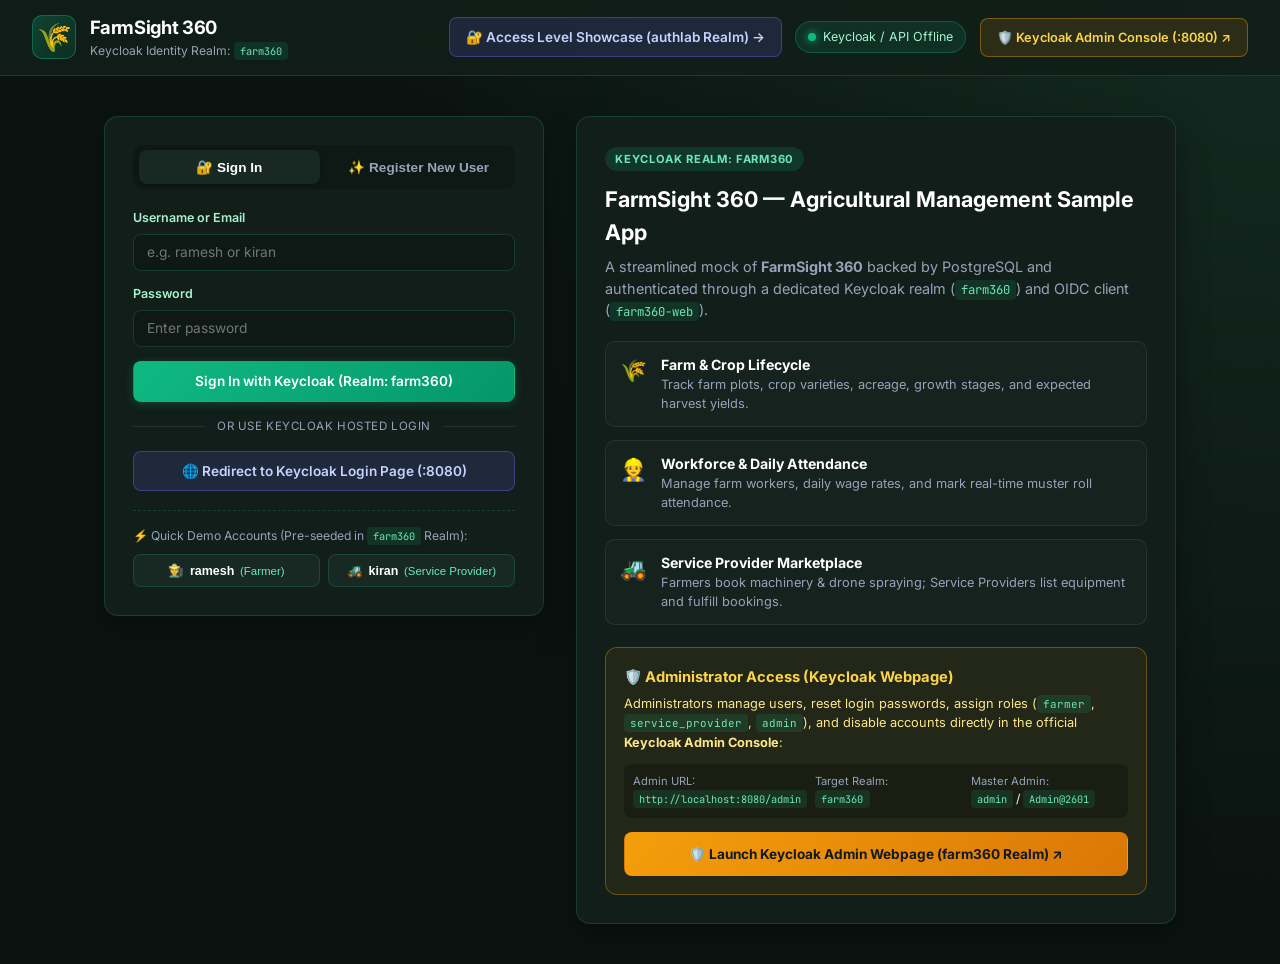
<file: frontend/index.html>
<!DOCTYPE html>
<html lang="en">

<head>
  <meta charset="UTF-8" />
  <meta name="viewport" content="width=device-width, initial-scale=1.0" />
  <title>FarmSight 360 — Keycloak Integrated Platform</title>
  <link rel="preconnect" href="https://fonts.googleapis.com" />
  <link rel="preconnect" href="https://fonts.gstatic.com" crossorigin />
  <link
    href="https://fonts.googleapis.com/css2?family=Inter:wght@400;500;600;700&family=JetBrains+Mono:wght@400;500&display=swap"
    rel="stylesheet" />
  <link rel="stylesheet" href="styles.css" />
</head>

<body>
  <!-- =====================================================================
       TOP NAVIGATION BAR
       ===================================================================== -->
  <header class="topbar">
    <div class="topbar-brand">
      <div class="brand-logo">🌾</div>
      <div>
        <div class="brand-title">FarmSight 360</div>
        <div class="brand-subtitle">Keycloak Identity Realm: <code>farm360</code></div>
      </div>
    </div>

    <div class="topbar-actions">
      <a href="authlab.html" class="btn btn-secondary" title="Open Multi-Level Access Showcase (authlab Realm)">
        🔐 Access Level Showcase (authlab Realm) →
      </a>

      <span id="kc-status-pill" class="status-pill">
        <span class="status-dot"></span>
        <span id="kc-status-text">Keycloak: Checking...</span>
      </span>

      <a href="http://localhost:8080/admin/master/console/#/farm360/users" target="_blank" rel="noopener"
        class="btn btn-outline-amber"
        title="Admins manage users, roles, and password resets directly in the Keycloak Admin Console">
        🛡️ Keycloak Admin Console (:8080) ↗
      </a>

      <div id="nav-user-controls" class="nav-user-controls hidden">
        <button type="button" class="btn btn-ghost" onclick="toggleJwtModal()">
          🔑 View JWT
        </button>
        <div class="user-chip">
          <span id="nav-user-icon">👨‍🌾</span>
          <div>
            <div id="nav-user-name" class="user-chip-name">ramesh</div>
            <div id="nav-user-role" class="user-chip-role">farmer</div>
          </div>
        </div>
        <button type="button" class="btn btn-danger-soft" onclick="logoutUser()">
          Sign Out
        </button>
      </div>
    </div>
  </header>

  <!-- =====================================================================
       VIEW 1: AUTHENTICATION GATE (LOGIN / REGISTER / ADMIN KEYCLOAK LINK)
       ===================================================================== -->
  <main id="auth-view" class="auth-container">
    <div class="auth-grid">
      <!-- Left Column: Login & Register Card -->
      <div class="auth-card">
        <div class="auth-tabs">
          <button type="button" id="tab-btn-login" class="auth-tab active" onclick="switchAuthTab('login')">
            🔐 Sign In
          </button>
          <button type="button" id="tab-btn-register" class="auth-tab" onclick="switchAuthTab('register')">
            ✨ Register New User
          </button>
        </div>

        <div id="auth-alert" class="alert-box hidden"></div>

        <!-- LOGIN FORM -->
        <form id="login-form" onsubmit="handleLoginSubmit(event)">
          <div class="form-group">
            <label>Username or Email</label>
            <input type="text" id="login-username" class="form-input" placeholder="e.g. ramesh or kiran" required />
          </div>
          <div class="form-group">
            <label>Password</label>
            <input type="password" id="login-password" class="form-input" placeholder="Enter password" required />
          </div>
          <button type="submit" id="login-submit-btn" class="btn btn-primary btn-block">
            Sign In with Keycloak (Realm: farm360)
          </button>

          <div class="divider"><span>OR USE KEYCLOAK HOSTED LOGIN</span></div>

          <button type="button" class="btn btn-secondary btn-block" onclick="loginWithKeycloakRedirect()">
            🌐 Redirect to Keycloak Login Page (:8080)
          </button>

          <div class="quick-demo-box">
            <div class="quick-demo-title">⚡ Quick Demo Accounts (Pre-seeded in <code>farm360</code> Realm):</div>
            <div class="quick-demo-buttons">
              <button type="button" class="demo-pill" onclick="quickLogin('ramesh', 'ramesh123')">
                👨‍🌾 <strong>ramesh</strong> <span>(Farmer)</span>
              </button>
              <button type="button" class="demo-pill" onclick="quickLogin('kiran', 'kiran123')">
                🚜 <strong>kiran</strong> <span>(Service Provider)</span>
              </button>
            </div>
          </div>
        </form>

        <!-- REGISTER FORM -->
        <form id="register-form" class="hidden" onsubmit="handleRegisterSubmit(event)">
          <div class="form-row-2">
            <div class="form-group">
              <label>Username *</label>
              <input type="text" id="reg-username" class="form-input" placeholder="e.g. suresh" required />
            </div>
            <div class="form-group">
              <label>Account Role *</label>
              <select id="reg-role" class="form-input">
                <option value="farmer">🌾 Farmer (Farm Owner)</option>
                <option value="service_provider">🚜 Service Provider (Contractor)</option>
              </select>
            </div>
          </div>
          <div class="form-row-2">
            <div class="form-group">
              <label>First Name</label>
              <input type="text" id="reg-firstname" class="form-input" placeholder="Suresh" />
            </div>
            <div class="form-group">
              <label>Last Name</label>
              <input type="text" id="reg-lastname" class="form-input" placeholder="Kumar" />
            </div>
          </div>
          <div class="form-group">
            <label>Email Address</label>
            <input type="email" id="reg-email" class="form-input" placeholder="suresh@farm360.local" />
          </div>
          <div class="form-group">
            <label>Password *</label>
            <input type="password" id="reg-password" class="form-input" placeholder="Minimum 4 characters" required />
          </div>
          <button type="submit" id="reg-submit-btn" class="btn btn-primary btn-block">
            Create Account in Keycloak &amp; Sign In
          </button>
        </form>
      </div>

      <!-- Right Column: Architecture & Admin Access Info -->
      <div class="auth-info-card">
        <div class="info-badge">KEYCLOAK REALM: FARM360</div>
        <h2>FarmSight 360 — Agricultural Management Sample App</h2>
        <p>
          A streamlined mock of <strong>FarmSight 360</strong> backed by PostgreSQL and authenticated through a
          dedicated Keycloak realm (<code>farm360</code>) and OIDC client (<code>farm360-web</code>).
        </p>

        <div class="feature-list">
          <div class="feature-item">
            <span class="feature-icon">🌾</span>
            <div>
              <strong>Farm &amp; Crop Lifecycle</strong>
              <p>Track farm plots, crop varieties, acreage, growth stages, and expected harvest yields.</p>
            </div>
          </div>
          <div class="feature-item">
            <span class="feature-icon">👷</span>
            <div>
              <strong>Workforce &amp; Daily Attendance</strong>
              <p>Manage farm workers, daily wage rates, and mark real-time muster roll attendance.</p>
            </div>
          </div>
          <div class="feature-item">
            <span class="feature-icon">🚜</span>
            <div>
              <strong>Service Provider Marketplace</strong>
              <p>Farmers book machinery &amp; drone spraying; Service Providers list equipment and fulfill bookings.</p>
            </div>
          </div>
        </div>

        <!-- Admin Portal Notice Card -->
        <div class="admin-portal-box">
          <div class="admin-portal-header">
            <span>🛡️ Administrator Access (Keycloak Webpage)</span>
          </div>
          <p>
            Administrators manage users, reset login passwords, assign roles (<code>farmer</code>,
            <code>service_provider</code>, <code>admin</code>), and disable accounts directly in the official
            <strong>Keycloak Admin Console</strong>:
          </p>
          <div class="admin-creds-grid">
            <div><span>Admin URL:</span> <code>http://localhost:8080/admin</code></div>
            <div><span>Target Realm:</span> <code>farm360</code></div>
            <div><span>Master Admin:</span> <code>admin</code> / <code>Admin@2601</code></div>
          </div>
          <a href="http://localhost:8080/admin/master/console/#/farm360/users" target="_blank" rel="noopener"
            class="btn btn-amber btn-block">
            🛡️ Launch Keycloak Admin Webpage (farm360 Realm) ↗
          </a>
        </div>
      </div>
    </div>
  </main>

  <!-- =====================================================================
       VIEW 2: FARMSIGHT 360 DASHBOARD (AUTHENTICATED USERS)
       ===================================================================== -->
  <main id="dashboard-view" class="dashboard-container hidden">
    <!-- KPI Summary Banner -->
    <section class="kpi-grid">
      <div class="kpi-card">
        <div class="kpi-label">🌾 Active Farm Plots</div>
        <div class="kpi-value" id="kpi-plots">0</div>
        <div class="kpi-sub" id="kpi-acres">0.0 Acres Total</div>
      </div>
      <div class="kpi-card">
        <div class="kpi-label">👷 Workforce Present</div>
        <div class="kpi-value" id="kpi-workers">0 / 0</div>
        <div class="kpi-sub">Daily Muster Roll</div>
      </div>
      <div class="kpi-card">
        <div class="kpi-label">🚜 Active Service Bookings</div>
        <div class="kpi-value" id="kpi-bookings">0</div>
        <div class="kpi-sub">Pending / Confirmed</div>
      </div>
      <div class="kpi-card">
        <div class="kpi-label">💰 Net Farm Balance</div>
        <div class="kpi-value kpi-green" id="kpi-balance">₹0</div>
        <div class="kpi-sub" id="kpi-inc-exp">Income: ₹0 | Expense: ₹0</div>
      </div>
    </section>

    <!-- Navigation Tabs for Farm360 Modules -->
    <div class="module-tabs">
      <button type="button" class="module-tab active" data-tab="crops" onclick="switchModuleTab('crops')">
        🌾 Farms &amp; Crops
      </button>
      <button type="button" class="module-tab" data-tab="workers" onclick="switchModuleTab('workers')">
        👷 Workforce &amp; Attendance
      </button>
      <button type="button" class="module-tab" data-tab="marketplace" onclick="switchModuleTab('marketplace')">
        🚜 Service Marketplace &amp; Bookings
      </button>
      <button type="button" class="module-tab" data-tab="finances" onclick="switchModuleTab('finances')">
        💰 Farm Finances
      </button>
    </div>

    <div id="dashboard-toast" class="toast-banner hidden"></div>

    <!-- ===================================================================
         MODULE 1: FARMS & CROPS
         =================================================================== -->
    <section id="mod-crops" class="module-section">
      <div class="section-header">
        <div>
          <h3>🌾 Farm Holdings &amp; Crop Batches</h3>
          <p>Track crop stages, acreage, and harvest yield projections across your farm plots.</p>
        </div>
      </div>

      <!-- Quick Add Crop Bar -->
      <form class="inline-add-form" onsubmit="handleAddCrop(event)">
        <input type="text" id="crop-farm" class="form-input" placeholder="Farm Estate Name (e.g. Green Valley)"
          required />
        <input type="text" id="crop-name" class="form-input" placeholder="Crop Name (e.g. Cardamom)" required />
        <input type="text" id="crop-variety" class="form-input" placeholder="Variety (e.g. Malabar)" />
        <input type="number" step="0.1" id="crop-acres" class="form-input" placeholder="Acres (e.g. 5.5)" required />
        <input type="number" id="crop-yield" class="form-input" placeholder="Expected Yield (kg)" required />
        <button type="submit" class="btn btn-primary">+ Add Crop Plot</button>
      </form>

      <div class="table-card">
        <table class="data-table">
          <thead>
            <tr>
              <th>Farm Plot</th>
              <th>Crop &amp; Variety</th>
              <th>Area (Acres)</th>
              <th>Growth Stage</th>
              <th>Expected Yield (kg)</th>
              <th>Owner</th>
              <th style="text-align: right;">Actions</th>
            </tr>
          </thead>
          <tbody id="crops-tbody"></tbody>
        </table>
      </div>
    </section>

    <!-- ===================================================================
         MODULE 2: WORKFORCE & DAILY ATTENDANCE
         =================================================================== -->
    <section id="mod-workers" class="module-section hidden">
      <div class="section-header">
        <div>
          <h3>👷 Farm Workforce &amp; Daily Attendance</h3>
          <p>Manage field staff and toggle today's attendance status (Present / Half-Day / Absent).</p>
        </div>
      </div>

      <form class="inline-add-form" onsubmit="handleAddWorker(event)">
        <input type="text" id="wrk-name" class="form-input" placeholder="Worker Full Name" required />
        <input type="text" id="wrk-role" class="form-input" placeholder="Role (e.g. Harvester, Tractor Driver)"
          required />
        <input type="number" id="wrk-wage" class="form-input" placeholder="Daily Wage (₹)" value="550" required />
        <input type="text" id="wrk-farm" class="form-input" placeholder="Assigned Estate" value="Green Valley Estate"
          required />
        <button type="submit" class="btn btn-primary">+ Add Worker</button>
      </form>

      <div class="table-card">
        <table class="data-table">
          <thead>
            <tr>
              <th>Worker Name</th>
              <th>Role / Skill</th>
              <th>Assigned Farm</th>
              <th>Daily Wage</th>
              <th>Today's Attendance</th>
              <th style="text-align: right;">Mark Attendance</th>
            </tr>
          </thead>
          <tbody id="workers-tbody"></tbody>
        </table>
      </div>
    </section>

    <!-- ===================================================================
         MODULE 3: SERVICE MARKETPLACE & BOOKINGS
         =================================================================== -->
    <section id="mod-marketplace" class="module-section hidden">
      <div class="marketplace-split">
        <!-- Left: Available Contractor Services -->
        <div>
          <div class="section-header">
            <div>
              <h3>🚜 Agricultural Service Marketplace</h3>
              <p>Book drone spraying, harvesters, soil testing, or list new contractor equipment.</p>
            </div>
          </div>

          <form class="inline-add-form" onsubmit="handleAddService(event)">
            <input type="text" id="svc-name" class="form-input" placeholder="Equipment / Service Title" required />
            <input type="text" id="svc-category" class="form-input" placeholder="Category (e.g. Spraying)" required />
            <input type="number" id="svc-rate" class="form-input" placeholder="Rate (₹)" required />
            <select id="svc-unit" class="form-input">
              <option value="per acre">per acre</option>
              <option value="per hour">per hour</option>
              <option value="per plot">per plot</option>
            </select>
            <button type="submit" class="btn btn-primary">+ List Service</button>
          </form>

          <div id="services-grid" class="services-grid"></div>
        </div>

        <!-- Right: Service Bookings Pipeline -->
        <div>
          <div class="section-header">
            <div>
              <h3>📅 Service Bookings Pipeline</h3>
              <p>Track scheduled contractor visits and update completion status.</p>
            </div>
          </div>
          <div class="table-card">
            <table class="data-table">
              <thead>
                <tr>
                  <th>Service &amp; Farm</th>
                  <th>Date</th>
                  <th>Amount</th>
                  <th>Status</th>
                  <th style="text-align: right;">Update</th>
                </tr>
              </thead>
              <tbody id="bookings-tbody"></tbody>
            </table>
          </div>
        </div>
      </div>
    </section>

    <!-- ===================================================================
         MODULE 4: FARM FINANCES (INCOME & EXPENSES)
         =================================================================== -->
    <section id="mod-finances" class="module-section hidden">
      <div class="section-header">
        <div>
          <h3>💰 Farm Finance Ledger</h3>
          <p>Record harvest sales (income) and operational costs (fertilizer, wages, contractor bookings).</p>
        </div>
      </div>

      <form class="inline-add-form" onsubmit="handleAddFinance(event)">
        <select id="fin-type" class="form-input">
          <option value="INCOME">📈 INCOME (Harvest Sale)</option>
          <option value="EXPENSE">📉 EXPENSE (Farm Cost)</option>
        </select>
        <input type="text" id="fin-category" class="form-input" placeholder="Category (e.g. Harvest Sale, Fertilizer)"
          required />
        <input type="text" id="fin-desc" class="form-input" placeholder="Description (e.g. Sold 10 Quintals Paddy)"
          required />
        <input type="number" id="fin-amount" class="form-input" placeholder="Amount (₹)" required />
        <button type="submit" class="btn btn-primary">+ Record Entry</button>
      </form>

      <div class="table-card">
        <table class="data-table">
          <thead>
            <tr>
              <th>Type</th>
              <th>Category</th>
              <th>Description</th>
              <th>Recorded By</th>
              <th>Date</th>
              <th style="text-align: right;">Amount (₹)</th>
            </tr>
          </thead>
          <tbody id="finances-tbody"></tbody>
        </table>
      </div>
    </section>
  </main>

  <!-- =====================================================================
       MODAL: KEYCLOAK JWT INSPECTOR
       ===================================================================== -->
  <div id="jwt-modal" class="modal-backdrop hidden" onclick="if(event.target===this) toggleJwtModal()">
    <div class="modal-card">
      <div class="modal-header">
        <h3>🔑 Active Keycloak Access Token (Realm: <code>farm360</code>)</h3>
        <button type="button" class="btn btn-ghost" onclick="toggleJwtModal()">✕ Close</button>
      </div>
      <div class="modal-body">
        <p class="modal-note">
          Issued by <code>http://localhost:8080/realms/farm360</code> for OIDC client <code>farm360-web</code>.
          If an admin modifies your roles or groups in the <a
            href="http://localhost:8080/admin/master/console/#/farm360/users" target="_blank" rel="noopener">Keycloak
            Admin Console</a>, sign out and sign back in to mint an updated token.
        </p>
        <label class="mono-label">Decoded JWT Claims Payload</label>
        <pre id="jwt-decoded-pre" class="code-pre"></pre>
      </div>
    </div>
  </div>

  <script src="app.js"></script>
</body>

</html>
</file>
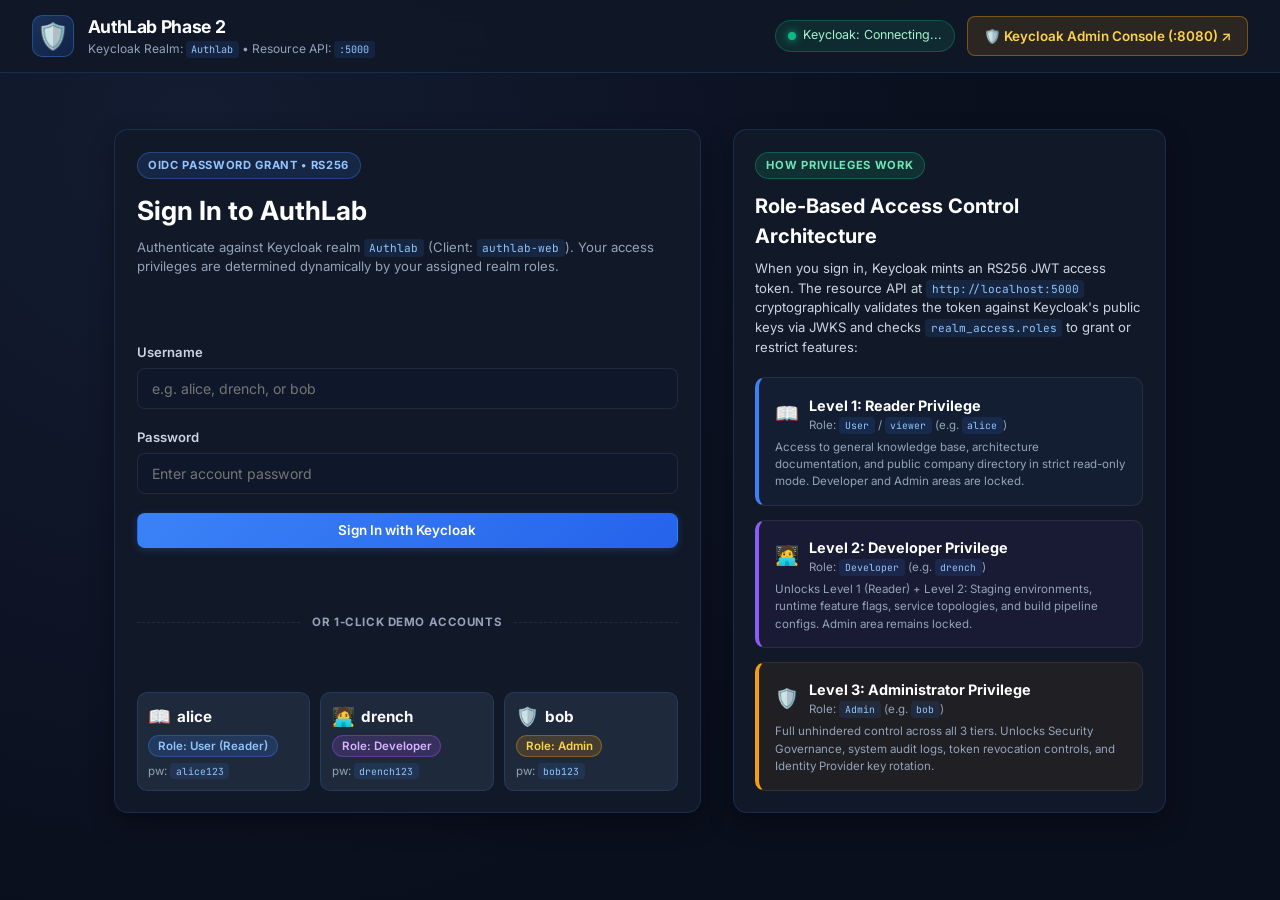
<file: phase-2/frontend/index.html>
<!DOCTYPE html>
<html lang="en">
<head>
  <meta charset="UTF-8" />
  <meta name="viewport" content="width=device-width, initial-scale=1.0" />
  <title>AuthLab Phase 2 — Privilege-Based Access Portal</title>
  <link rel="preconnect" href="https://fonts.googleapis.com" />
  <link rel="preconnect" href="https://fonts.gstatic.com" crossorigin />
  <link href="https://fonts.googleapis.com/css2?family=Inter:wght@400;500;600;700&family=JetBrains+Mono:wght@400;500;600&display=swap" rel="stylesheet" />
  <link rel="stylesheet" href="styles.css" />
</head>
<body>
  <!-- =====================================================================
       GLOBAL TOPBAR
       ===================================================================== -->
  <header class="topbar">
    <div class="topbar-brand">
      <div class="brand-logo">🛡️</div>
      <div>
        <div class="brand-title">AuthLab Phase 2</div>
        <div class="brand-subtitle">Keycloak Realm: <code>Authlab</code> &bull; Resource API: <code>:5000</code></div>
      </div>
    </div>

    <div class="topbar-actions">
      <span id="kc-status-pill" class="status-pill">
        <span class="status-dot"></span>
        <span id="kc-status-text">Checking Keycloak...</span>
      </span>

      <a
        href="http://localhost:8080/admin/master/console/#/Authlab/users"
        target="_blank"
        rel="noopener"
        class="btn btn-outline-amber"
        title="Open Keycloak Admin Console in new tab"
      >
        🛡️ Keycloak Admin Console (:8080) ↗
      </a>

      <!-- Authenticated User Controls (shown only when logged in) -->
      <div id="nav-user-controls" class="nav-user-controls hidden">
        <button type="button" class="btn btn-ghost btn-sm" onclick="toggleTokenModal()">
          🔑 Inspect Token
        </button>
        <div class="user-chip">
          <span id="nav-user-icon">👤</span>
          <div>
            <div id="nav-user-name" class="user-chip-name">alice</div>
            <div id="nav-user-role" class="user-chip-role">Role: User</div>
          </div>
        </div>
        <button type="button" class="btn btn-danger-soft btn-sm" onclick="logout()">
          Sign Out
        </button>
      </div>
    </div>
  </header>

  <!-- Global Floating Toast Notification -->
  <div id="global-toast" class="toast global-toast hidden"></div>

  <!-- =====================================================================
       VIEW 1: LOGIN PAGE (SHOWN WHEN NOT LOGGED IN)
       ===================================================================== -->
  <main id="auth-view" class="auth-view-container">
    <div class="login-grid">
      <!-- Left Card: Login Form -->
      <div class="card login-card">
        <div class="login-header">
          <div class="login-badge">OIDC PASSWORD GRANT &bull; RS256</div>
          <h2>Sign In to AuthLab</h2>
          <p class="text-muted text-sm">
            Authenticate against Keycloak realm <code>Authlab</code> (Client: <code>authlab-web</code>). Your access privileges are determined dynamically by your assigned realm roles.
          </p>
        </div>

        <div id="login-alert" class="alert-box hidden"></div>

        <form id="login-form" onsubmit="handleFormLogin(event)">
          <div class="form-group">
            <label for="input-username">Username</label>
            <input
              type="text"
              id="input-username"
              class="form-input"
              placeholder="e.g. alice, drench, or bob"
              required
              autocomplete="username"
            />
          </div>

          <div class="form-group">
            <label for="input-password">Password</label>
            <input
              type="password"
              id="input-password"
              class="form-input"
              placeholder="Enter account password"
              required
              autocomplete="current-password"
            />
          </div>

          <button type="submit" id="login-submit-btn" class="btn btn-primary btn-block">
            Sign In with Keycloak
          </button>
        </form>

        <div class="divider"><span>OR 1-CLICK DEMO ACCOUNTS</span></div>

        <div class="demo-accounts-grid">
          <button type="button" class="demo-acc-btn" onclick="quickLogin('alice', 'alice123')">
            <div class="demo-acc-top">
              <span class="demo-acc-icon">📖</span>
              <strong>alice</strong>
            </div>
            <div class="badge badge-blue">Role: User (Reader)</div>
            <div class="demo-acc-pw text-xs text-muted">pw: <code>alice123</code></div>
          </button>

          <button type="button" class="demo-acc-btn" onclick="quickLogin('drench', 'drench123')">
            <div class="demo-acc-top">
              <span class="demo-acc-icon">🧑‍💻</span>
              <strong>drench</strong>
            </div>
            <div class="badge badge-purple">Role: Developer</div>
            <div class="demo-acc-pw text-xs text-muted">pw: <code>drench123</code></div>
          </button>

          <button type="button" class="demo-acc-btn" onclick="quickLogin('bob', 'bob123')">
            <div class="demo-acc-top">
              <span class="demo-acc-icon">🛡️</span>
              <strong>bob</strong>
            </div>
            <div class="badge badge-amber">Role: Admin</div>
            <div class="demo-acc-pw text-xs text-muted">pw: <code>bob123</code></div>
          </button>
        </div>
      </div>

      <!-- Right Card: Privilege Tiers Explanation -->
      <div class="card login-info-card">
        <div class="info-tag">HOW PRIVILEGES WORK</div>
        <h3>Role-Based Access Control Architecture</h3>
        <p class="text-sm text-secondary" style="margin-bottom: 1.25rem;">
          When you sign in, Keycloak mints an RS256 JWT access token. The resource API at <code>http://localhost:5000</code> cryptographically validates the token against Keycloak's public keys via JWKS and checks <code>realm_access.roles</code> to grant or restrict features:
        </p>

        <div class="privilege-features">
          <div class="privilege-box tier-reader">
            <div class="privilege-box-header">
              <span class="tier-icon">📖</span>
              <div>
                <strong>Level 1: Reader Privilege</strong>
                <span class="tier-role-code">Role: <code>User</code> / <code>viewer</code> (e.g. <code>alice</code>)</span>
              </div>
            </div>
            <p class="text-xs text-muted">
              Access to general knowledge base, architecture documentation, and public company directory in strict read-only mode. Developer and Admin areas are locked.
            </p>
          </div>

          <div class="privilege-box tier-developer">
            <div class="privilege-box-header">
              <span class="tier-icon">🧑‍💻</span>
              <div>
                <strong>Level 2: Developer Privilege</strong>
                <span class="tier-role-code">Role: <code>Developer</code> (e.g. <code>drench</code>)</span>
              </div>
            </div>
            <p class="text-xs text-muted">
              Unlocks Level 1 (Reader) + Level 2: Staging environments, runtime feature flags, service topologies, and build pipeline configs. Admin area remains locked.
            </p>
          </div>

          <div class="privilege-box tier-admin">
            <div class="privilege-box-header">
              <span class="tier-icon">🛡️</span>
              <div>
                <strong>Level 3: Administrator Privilege</strong>
                <span class="tier-role-code">Role: <code>Admin</code> (e.g. <code>bob</code>)</span>
              </div>
            </div>
            <p class="text-xs text-muted">
              Full unhindered control across all 3 tiers. Unlocks Security Governance, system audit logs, token revocation controls, and Identity Provider key rotation.
            </p>
          </div>
        </div>
      </div>
    </div>
  </main>

  <!-- =====================================================================
       VIEW 2: AUTHENTICATED DASHBOARD (SHOWN ONLY WHEN LOGGED IN)
       ===================================================================== -->
  <main id="dashboard-view" class="dashboard-view-container hidden">
    <!-- Active Privilege Hero Banner -->
    <section class="hero-privilege-banner" id="hero-banner">
      <div class="hero-left">
        <div class="hero-eyebrow">Authenticated via Keycloak (Realm: <code>Authlab</code>)</div>
        <h2 id="hero-title">Welcome, Alice!</h2>
        <p id="hero-desc">You are logged in with Reader privileges.</p>
      </div>

      <div class="hero-right">
        <!-- Visual Privilege Status Pills -->
        <div class="privilege-status-pills" id="privilege-status-pills">
          <span class="status-pill-item unlocked" id="pill-tier-1">
            <span class="pill-dot"></span> Tier 1: Reader (Unlocked)
          </span>
          <span class="status-pill-item locked" id="pill-tier-2">
            <span class="pill-dot"></span> Tier 2: Developer (Locked)
          </span>
          <span class="status-pill-item locked" id="pill-tier-3">
            <span class="pill-dot"></span> Tier 3: Admin (Locked)
          </span>
        </div>

        <!-- Quick Switch User Pill Buttons -->
        <div class="quick-switch-bar">
          <span class="text-xs text-muted">Quick Switch User:</span>
          <button type="button" class="btn btn-ghost btn-sm" onclick="quickLogin('alice', 'alice123')" title="Switch to alice (Reader)">
            📖 alice
          </button>
          <button type="button" class="btn btn-ghost btn-sm" onclick="quickLogin('drench', 'drench123')" title="Switch to drench (Developer)">
            🧑‍💻 drench
          </button>
          <button type="button" class="btn btn-ghost btn-sm" onclick="quickLogin('bob', 'bob123')" title="Switch to bob (Admin)">
            🛡️ bob
          </button>
        </div>
      </div>
    </section>

    <!-- Sub-navigation Tabs -->
    <div class="subnav-tabs">
      <button type="button" class="subnav-tab active" data-subtab="view-workspaces" onclick="switchSubTab('view-workspaces')">
        🏛️ My Privileged Workspaces
      </button>
      <button type="button" class="subnav-tab" data-subtab="view-attacks" onclick="switchSubTab('view-attacks')">
        💥 JWT Attack &amp; Defense Simulator
      </button>
      <button type="button" class="subnav-tab" data-subtab="view-logs" onclick="switchSubTab('view-logs')">
        📜 Live Security &amp; Attack Logs
      </button>
      <button type="button" class="subnav-tab" data-subtab="view-jwks" onclick="switchSubTab('view-jwks')">
        🔑 Keycloak Live JWKS
      </button>
    </div>

    <div id="dashboard-toast" class="toast hidden"></div>

    <!-- ===================================================================
         SUBTAB 1: PRIVILEGED WORKSPACES (READER, DEVELOPER, ADMIN)
         =================================================================== -->
    <div id="view-workspaces" class="subtab-content active">
      <!-- ---------------------------------------------------------------
           TIER 1: READER WORKSPACE (Always unlocked for authenticated users)
           --------------------------------------------------------------- -->
      <section class="workspace-section tier-reader-border">
        <div class="workspace-header">
          <div>
            <div class="workspace-tag tag-reader">LEVEL 1 &bull; GENERAL WORKSPACE</div>
            <h3>📖 Knowledge Base &amp; Organization Directory</h3>
            <p class="text-sm text-muted">Accessible to all authenticated users (<code>User</code>, <code>Developer</code>, <code>Admin</code>) via <code>GET /api/users</code>.</p>
          </div>
          <span class="badge badge-green">🟢 Unlocked &bull; Read-Only</span>
        </div>

        <div class="workspace-body">
          <div class="grid-2-col-equal">
            <!-- Left: Knowledge Base -->
            <div class="sub-card">
              <h4>📚 Architecture &amp; Security Knowledge Base</h4>
              <div id="reader-kb-list" class="kb-list">
                <div class="text-muted text-sm">Loading knowledge base from API...</div>
              </div>
            </div>

            <!-- Right: Organization Directory -->
            <div class="sub-card">
              <h4>👥 Team Directory</h4>
              <div class="table-responsive">
                <table class="data-table">
                  <thead>
                    <tr>
                      <th>Name</th>
                      <th>Clearance</th>
                      <th>Email</th>
                      <th>Status</th>
                    </tr>
                  </thead>
                  <tbody id="reader-directory-tbody">
                    <tr><td colspan="4" class="text-muted text-center">Loading directory...</td></tr>
                  </tbody>
                </table>
              </div>
            </div>
          </div>
        </div>
      </section>

      <!-- ---------------------------------------------------------------
           TIER 2: DEVELOPER WORKSPACE (Unlocked for Developer & Admin)
           --------------------------------------------------------------- -->
      <section id="tier-2-unlocked" class="workspace-section tier-developer-border hidden">
        <div class="workspace-header">
          <div>
            <div class="workspace-tag tag-developer">LEVEL 2 &bull; DEVELOPER WORKSPACE</div>
            <h3>🧑‍💻 Staging Runtime Config &amp; Feature Flags</h3>
            <p class="text-sm text-muted">Accessible only to <code>Developer</code> and <code>Admin</code> roles via <code>GET /api/developer/config</code>.</p>
          </div>
          <span class="badge badge-blue">🔵 Unlocked &bull; Full Developer Privileges</span>
        </div>

        <div class="workspace-body">
          <div class="grid-3-col">
            <!-- Feature Flags -->
            <div class="sub-card">
              <h4>🚩 Runtime Feature Flags</h4>
              <div id="dev-feature-flags" class="flags-list"></div>
            </div>

            <!-- Microservices Topology -->
            <div class="sub-card">
              <h4>🌐 Microservices Topology</h4>
              <div id="dev-services-list" class="services-list"></div>
            </div>

            <!-- CI/CD Build Pipeline -->
            <div class="sub-card">
              <h4>🚀 Build &amp; Test Pipeline</h4>
              <div id="dev-pipeline-box" class="pipeline-box"></div>
            </div>
          </div>
        </div>
      </section>

      <!-- Tier 2 Locked State (Shown to Alice / Readers) -->
      <section id="tier-2-locked" class="locked-card">
        <div class="locked-content">
          <div class="locked-icon">🔒</div>
          <div>
            <h4>Level 2: Developer Workspace is Restricted</h4>
            <p class="text-sm text-muted">
              Your current account (<code id="locked-dev-username">alice</code>) has <strong>Reader (<code>User / viewer</code>)</strong> privileges. Accessing developer configurations, feature flags, or staging pipelines requires the <code>Developer</code> or <code>Admin</code> role.
            </p>
          </div>
        </div>
        <button type="button" class="btn btn-secondary btn-sm" onclick="quickLogin('drench', 'drench123')">
          Switch to 🧑‍💻 drench (Developer) to Unlock &rarr;
        </button>
      </section>

      <!-- ---------------------------------------------------------------
           TIER 3: ADMIN CONTROL CENTER (Unlocked ONLY for Admin)
           --------------------------------------------------------------- -->
      <section id="tier-3-unlocked" class="workspace-section tier-admin-border hidden">
        <div class="workspace-header">
          <div>
            <div class="workspace-tag tag-admin">LEVEL 3 &bull; SECURITY &amp; GOVERNANCE</div>
            <h3>🛡️ Administrative Security &amp; Audit Governance</h3>
            <p class="text-sm text-muted">Strictly restricted to <code>Admin</code> accounts via <code>GET /api/admin/users</code>.</p>
          </div>
          <span class="badge badge-amber">🟡 Unlocked &bull; Full Administrator Control</span>
        </div>

        <div class="workspace-body">
          <div class="grid-2-col-equal">
            <!-- Security Audit Log -->
            <div class="sub-card">
              <h4>📜 Real-Time Security Audit Log</h4>
              <div id="admin-audit-log" class="audit-log-list"></div>
            </div>

            <!-- Privileged Actions & Governance -->
            <div class="sub-card">
              <h4>⚙️ System Governance &amp; Privileged Actions</h4>
              <div id="admin-governance-box" class="governance-box"></div>
              <div class="admin-action-buttons">
                <button type="button" class="btn btn-outline-amber btn-sm" onclick="triggerAdminAction('Key Rotation Check')">
                  🔄 Run Key Rotation Verification
                </button>
                <button type="button" class="btn btn-outline-danger btn-sm" onclick="triggerAdminAction('Session Audit')">
                  🚨 Audit Active Sessions
                </button>
              </div>
            </div>
          </div>
        </div>
      </section>

      <!-- Tier 3 Locked State (Shown to Alice and Drench) -->
      <section id="tier-3-locked" class="locked-card">
        <div class="locked-content">
          <div class="locked-icon">🔒</div>
          <div>
            <h4>Level 3: Administrator Control Center is Restricted</h4>
            <p class="text-sm text-muted">
              Security audit logs, master credentials governance, and platform controls are strictly reserved for <strong>Administrator (<code>Admin</code>)</strong> accounts.
            </p>
          </div>
        </div>
        <button type="button" class="btn btn-amber btn-sm" onclick="quickLogin('bob', 'bob123')">
          Switch to 🛡️ bob (Admin) to Unlock &rarr;
        </button>
      </section>
    </div>

    <!-- ===================================================================
         SUBTAB 2: JWT ATTACK SIMULATOR (AVAILABLE IN PORTAL)
         =================================================================== -->
    <div id="view-attacks" class="subtab-content">
      <div class="card" style="margin-bottom: 1.5rem;">
        <div class="card-header">
          <div>
            <h3>💥 Phase 2 Cryptographic Attack &amp; Defense Simulator</h3>
            <p class="text-sm text-muted">Test how the API blocks classic JWT exploits using the current session.</p>
          </div>
          <button type="button" class="btn btn-primary btn-sm" onclick="runAllAttackTests()">
            ▶ Run All Attack Tests
          </button>
        </div>

        <div class="attacks-grid">
          <!-- Attack 1: alg: none -->
          <div class="attack-card">
            <div class="attack-badge">EXPLOIT 1</div>
            <h4>Signature Stripping (<code>alg: "none"</code>)</h4>
            <p class="text-xs text-muted">Forges an admin token with empty signature.</p>
            <button type="button" class="btn btn-outline-danger btn-sm btn-block" onclick="testAttackNone()">
              Test "alg: none"
            </button>
          </div>

          <!-- Attack 2: HS256 Key Confusion -->
          <div class="attack-card">
            <div class="attack-badge">EXPLOIT 2 (CVE-2015-9235)</div>
            <h4>Public Key Confusion (<code>alg: "HS256"</code>)</h4>
            <p class="text-xs text-muted">Signs HMAC using server's RSA public PEM key.</p>
            <button type="button" class="btn btn-outline-danger btn-sm btn-block" onclick="testAttackKeyConfusion()">
              Test Key Confusion
            </button>
          </div>

          <!-- Attack 3: Payload Tamper -->
          <div class="attack-card">
            <div class="attack-badge">EXPLOIT 3</div>
            <h4>Payload Claim Tampering</h4>
            <p class="text-xs text-muted">Alters payload base64 to <code>roles: ["admin"]</code> without re-signing.</p>
            <button type="button" class="btn btn-outline-danger btn-sm btn-block" onclick="testAttackTamper()">
              Test Tampering
            </button>
          </div>

          <!-- Attack 4: Expired Token -->
          <div class="attack-card">
            <div class="attack-badge">EXPLOIT 4</div>
            <h4>Expired Token Replay</h4>
            <p class="text-xs text-muted">Replays an expired token timestamp to test <code>exp</code> enforcement.</p>
            <button type="button" class="btn btn-outline-danger btn-sm btn-block" onclick="testAttackExpired()">
              Test Expired Token
            </button>
          </div>
        </div>

        <!-- Attack Output Console -->
        <div style="margin-top: 1.25rem;">
          <div style="display:flex; justify-content:space-between; align-items:center; margin-bottom: 0.5rem; flex-wrap: wrap; gap: 0.5rem;">
            <strong class="text-xs text-muted">SIMULATION EXECUTION LOG:</strong>
            <div style="display: flex; gap: 0.4rem;">
              <button type="button" class="btn btn-ghost btn-sm" onclick="clearAttackConsole()">Clear Console</button>
              <button type="button" class="btn btn-secondary btn-sm" onclick="switchSubTab('view-logs')">📜 View in Server Audit Logs &rarr;</button>
            </div>
          </div>
          <pre class="code-pre" id="attack-console-log">// Click any attack test above to see cryptographic execution...</pre>
        </div>
      </div>
    </div>

    <!-- ===================================================================
         SUBTAB 3: LIVE SECURITY & ATTACK AUDIT LOGS
         =================================================================== -->
    <div id="view-logs" class="subtab-content">
      <div class="card">
        <div class="card-header">
          <div>
            <h3>📜 Real-Time Security &amp; Attack Audit Log</h3>
            <p class="text-sm text-muted">Live forensic stream capturing every access grant, privilege violation (403), and blocked cryptographic attack.</p>
          </div>
          <div class="logs-header-actions">
            <label class="auto-refresh-label">
              <input type="checkbox" id="auto-refresh-logs-toggle" onchange="toggleAutoRefresh(this.checked)" checked />
              <span>Auto-refresh (3s)</span>
            </label>
            <button type="button" class="btn btn-secondary btn-sm" onclick="fetchAuditLogs()">
              🔄 Refresh Now
            </button>
            <button type="button" class="btn btn-outline-danger btn-sm" onclick="clearServerAuditLogs()">
              🗑️ Reset Logs
            </button>
          </div>
        </div>

        <!-- Summary Stats Grid -->
        <div class="audit-stats-grid">
          <div class="stat-card">
            <span class="stat-label">Total Logged Events</span>
            <span class="stat-value" id="stat-total-events">0</span>
          </div>
          <div class="stat-card stat-card-danger">
            <span class="stat-label">🚨 Attacks Blocked</span>
            <span class="stat-value text-danger" id="stat-attacks-blocked">0</span>
          </div>
          <div class="stat-card stat-card-amber">
            <span class="stat-label">🚫 403 Forbidden Denials</span>
            <span class="stat-value text-amber" id="stat-forbidden-denied">0</span>
          </div>
          <div class="stat-card stat-card-green">
            <span class="stat-label">🟢 Authorized Access</span>
            <span class="stat-value text-green" id="stat-access-granted">0</span>
          </div>
        </div>

        <!-- Filter Bar -->
        <div class="logs-filter-bar">
          <span class="text-xs text-muted" style="align-self: center; margin-right: 0.35rem;">Filter by:</span>
          <button type="button" class="log-filter-btn active" data-filter="all" onclick="setAuditLogFilter('all')">All Events</button>
          <button type="button" class="log-filter-btn" data-filter="attacks" onclick="setAuditLogFilter('attacks')">🚨 Attacks Only</button>
          <button type="button" class="log-filter-btn" data-filter="denied" onclick="setAuditLogFilter('denied')">🚫 401 / 403 Denied</button>
          <button type="button" class="log-filter-btn" data-filter="granted" onclick="setAuditLogFilter('granted')">🟢 200 Granted</button>
        </div>

        <!-- Events Table -->
        <div class="table-responsive" style="margin-top: 1rem;">
          <table class="data-table audit-table">
            <thead>
              <tr>
                <th style="width: 100px;">Event ID</th>
                <th style="width: 160px;">Timestamp</th>
                <th style="width: 190px;">Classification</th>
                <th style="width: 120px;">Actor</th>
                <th style="width: 170px;">Target Endpoint</th>
                <th style="width: 85px;">Status</th>
                <th>Forensic Analysis &amp; Detail</th>
              </tr>
            </thead>
            <tbody id="audit-logs-tbody">
              <tr><td colspan="7" class="text-center text-muted">Loading live audit events from server...</td></tr>
            </tbody>
          </table>
        </div>
      </div>
    </div>

    <!-- ===================================================================
         SUBTAB 3: LIVE JWKS EXPLORER
         =================================================================== -->
    <div id="view-jwks" class="subtab-content">
      <div class="card">
        <div class="card-header">
          <div>
            <h3>🔑 Keycloak Live JWKS (JSON Web Key Set)</h3>
            <p class="text-sm text-muted">Public keys currently published by Keycloak realm <code>Authlab</code>.</p>
          </div>
          <button type="button" class="btn btn-secondary btn-sm" onclick="fetchLiveJwks()">
            🔄 Refresh
          </button>
        </div>
        <div id="jwks-keys-container" class="jwks-grid"></div>
      </div>
    </div>
  </main>

  <!-- =====================================================================
       MODAL: ACTIVE JWT TOKEN INSPECTOR
       ===================================================================== -->
  <div id="token-modal" class="modal-backdrop hidden" onclick="if(event.target===this) toggleTokenModal()">
    <div class="modal-card">
      <div class="modal-header">
        <h3>🔑 Active Keycloak RS256 JWT Token</h3>
        <button type="button" class="btn btn-ghost btn-sm" onclick="toggleTokenModal()">✕ Close</button>
      </div>
      <div class="modal-body">
        <div class="token-claims-summary">
          <div class="claim-item">
            <span class="claim-label">Subject (sub)</span>
            <span class="claim-val" id="modal-claim-sub">-</span>
          </div>
          <div class="claim-item">
            <span class="claim-label">Username</span>
            <span class="claim-val" id="modal-claim-user">-</span>
          </div>
          <div class="claim-item">
            <span class="claim-label">Audience (aud)</span>
            <span class="claim-val" id="modal-claim-aud">-</span>
          </div>
          <div class="claim-item">
            <span class="claim-label">Realm Roles</span>
            <span class="claim-val" id="modal-claim-roles">-</span>
          </div>
          <div class="claim-item">
            <span class="claim-label">Time Remaining</span>
            <span class="claim-val text-green" id="modal-claim-exp">-</span>
          </div>
        </div>

        <div style="display: flex; justify-content: space-between; align-items: center; margin: 0.85rem 0 0.4rem;">
          <label class="text-xs font-semibold text-muted">Complete Decoded JSON</label>
          <button type="button" class="btn btn-ghost btn-sm" onclick="copyTokenToClipboard()">
            📋 Copy Raw Token
          </button>
        </div>
        <pre class="code-pre" id="modal-raw-json"></pre>
      </div>
    </div>
  </div>

  <script src="app.js"></script>
</body>
</html>
</file>
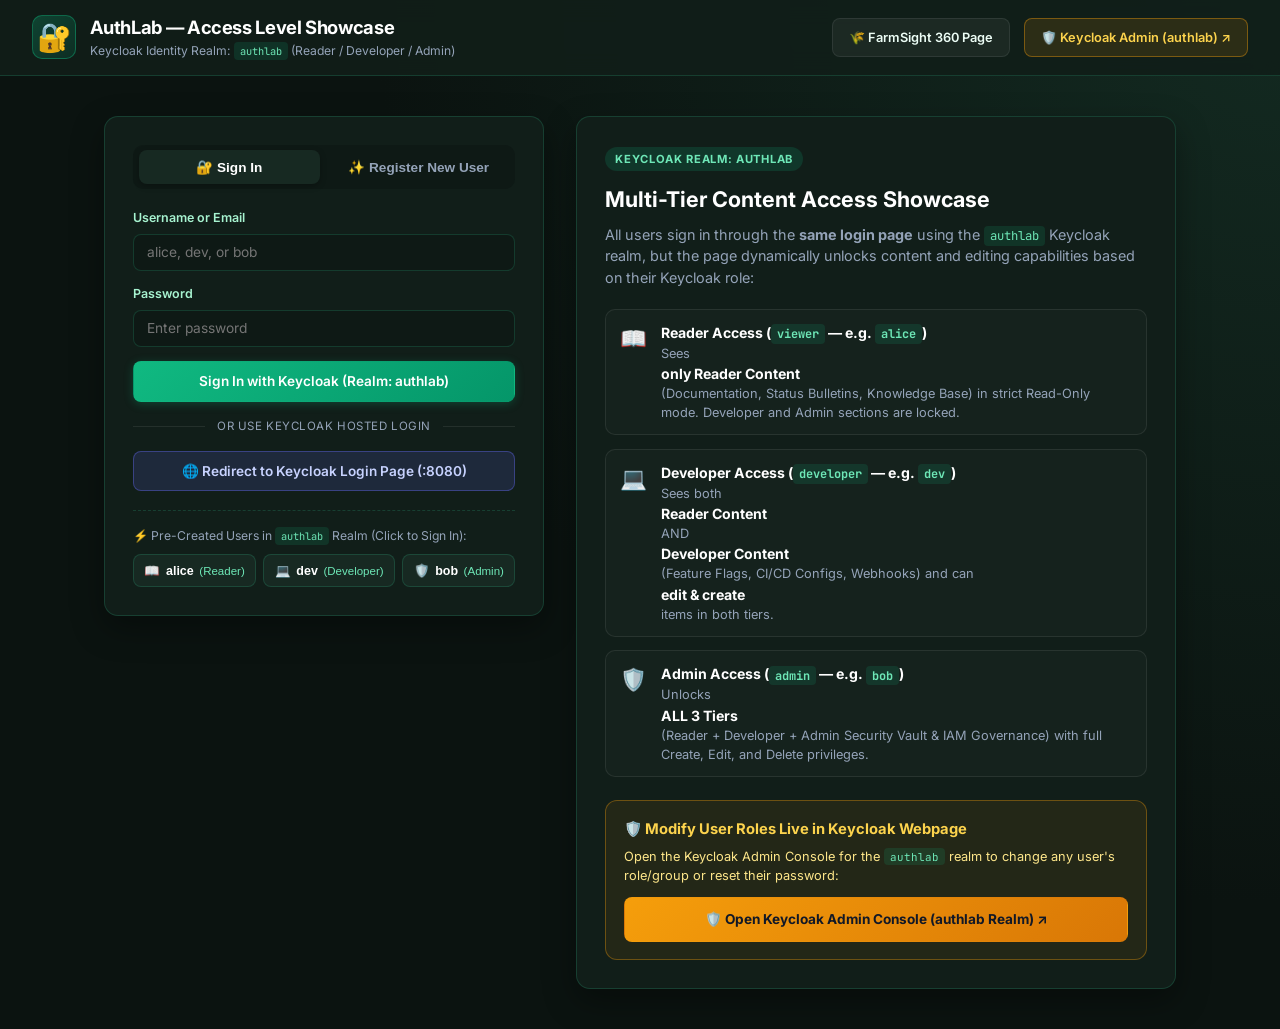
<file: frontend/authlab.html>
<!DOCTYPE html>
<html lang="en">
<head>
  <meta charset="UTF-8" />
  <meta name="viewport" content="width=device-width, initial-scale=1.0" />
  <title>AuthLab — Role-Based Content Showcase (authlab Realm)</title>
  <link rel="preconnect" href="https://fonts.googleapis.com" />
  <link rel="preconnect" href="https://fonts.gstatic.com" crossorigin />
  <link href="https://fonts.googleapis.com/css2?family=Inter:wght@400;500;600;700&family=JetBrains+Mono:wght@400;500&display=swap" rel="stylesheet" />
  <link rel="stylesheet" href="styles.css" />
  <style>
    .tier-banner {
      display: flex;
      align-items: center;
      justify-content: space-between;
      flex-wrap: wrap;
      gap: 1rem;
      background: linear-gradient(135deg, rgba(17, 30, 25, 0.95), rgba(23, 41, 34, 0.9));
      border: 1px solid var(--border-color);
      border-radius: 14px;
      padding: 1.25rem 1.5rem;
      margin-bottom: 1.5rem;
    }
    .tier-pills {
      display: flex;
      gap: 0.6rem;
      flex-wrap: wrap;
    }
    .tier-pill {
      padding: 0.4rem 0.85rem;
      border-radius: 999px;
      font-size: 0.78rem;
      font-weight: 600;
      display: inline-flex;
      align-items: center;
      gap: 0.4rem;
    }
    .tier-unlocked {
      background: rgba(16, 185, 129, 0.18);
      border: 1px solid rgba(16, 185, 129, 0.45);
      color: #6ee7b7;
    }
    .tier-locked {
      background: rgba(239, 68, 68, 0.12);
      border: 1px solid rgba(239, 68, 68, 0.3);
      color: #fca5a5;
      opacity: 0.8;
    }
    .tier-section {
      margin-bottom: 2rem;
      border-radius: 14px;
      padding: 1.35rem;
      background: var(--bg-card);
      border: 1px solid var(--border-color);
    }
    .tier-section.tier-dev {
      border-color: rgba(59, 130, 246, 0.35);
    }
    .tier-section.tier-adm {
      border-color: rgba(245, 158, 11, 0.45);
    }
    .content-grid {
      display: grid;
      grid-template-columns: repeat(auto-fill, minmax(340px, 1fr));
      gap: 1rem;
      margin-top: 1rem;
    }
    .content-card {
      background: var(--bg-elevated);
      border: 1px solid var(--border-subtle);
      border-radius: 12px;
      padding: 1.15rem;
      display: flex;
      flex-direction: column;
      justify-content: space-between;
      gap: 0.85rem;
    }
    .content-card h4 {
      font-size: 1rem;
      color: #fff;
      margin: 0.25rem 0;
    }
    .config-box {
      font-family: var(--font-mono);
      font-size: 0.75rem;
      background: rgba(0, 0, 0, 0.35);
      border: 1px solid var(--border-subtle);
      padding: 0.55rem 0.75rem;
      border-radius: 8px;
      color: #a7f3d0;
      word-break: break-all;
    }
    .locked-placeholder {
      padding: 1.1rem 1.25rem;
      border-radius: 12px;
      background: rgba(239, 68, 68, 0.06);
      border: 1px dashed rgba(239, 68, 68, 0.3);
      color: #fca5a5;
      font-size: 0.85rem;
      margin-bottom: 1.25rem;
      display: flex;
      align-items: center;
      justify-content: space-between;
      flex-wrap: wrap;
      gap: 0.75rem;
    }
  </style>
</head>
<body>
  <!-- =====================================================================
       TOP NAVIGATION BAR
       ===================================================================== -->
  <header class="topbar">
    <div class="topbar-brand">
      <div class="brand-logo">🔐</div>
      <div>
        <div class="brand-title">AuthLab — Access Level Showcase</div>
        <div class="brand-subtitle">Keycloak Identity Realm: <code>authlab</code> (Reader / Developer / Admin)</div>
      </div>
    </div>

    <div class="topbar-actions">
      <a href="index.html" class="btn btn-ghost" title="Switch to FarmSight 360 App (farm360 Realm)">
        🌾 FarmSight 360 Page
      </a>

      <a
        href="http://localhost:8080/admin/master/console/#/authlab/users"
        target="_blank"
        rel="noopener"
        class="btn btn-outline-amber"
        title="Manage users and roles in the authlab Keycloak realm"
      >
        🛡️ Keycloak Admin (authlab) ↗
      </a>

      <div id="nav-user-controls" class="nav-user-controls hidden">
        <button type="button" class="btn btn-ghost" onclick="toggleJwtModal()">
          🔑 View JWT
        </button>
        <div class="user-chip">
          <span id="nav-user-icon">📖</span>
          <div>
            <div id="nav-user-name" class="user-chip-name">alice</div>
            <div id="nav-user-role" class="user-chip-role">Reader</div>
          </div>
        </div>
        <button type="button" class="btn btn-danger-soft" onclick="logoutUser()">
          Sign Out
        </button>
      </div>
    </div>
  </header>

  <!-- =====================================================================
       VIEW 1: SAME LOGIN / REGISTER GATE (USING AUTHLAB REALM)
       ===================================================================== -->
  <main id="auth-view" class="auth-container">
    <div class="auth-grid">
      <!-- Left Column: Sign In / Register Form -->
      <div class="auth-card">
        <div class="auth-tabs">
          <button type="button" id="tab-btn-login" class="auth-tab active" onclick="switchAuthTab('login')">
            🔐 Sign In
          </button>
          <button type="button" id="tab-btn-register" class="auth-tab" onclick="switchAuthTab('register')">
            ✨ Register New User
          </button>
        </div>

        <div id="auth-alert" class="alert-box hidden"></div>

        <!-- SIGN IN FORM -->
        <form id="login-form" onsubmit="handleLoginSubmit(event)">
          <div class="form-group">
            <label>Username or Email</label>
            <input type="text" id="login-username" class="form-input" placeholder="alice, dev, or bob" required />
          </div>
          <div class="form-group">
            <label>Password</label>
            <input type="password" id="login-password" class="form-input" placeholder="Enter password" required />
          </div>
          <button type="submit" id="login-submit-btn" class="btn btn-primary btn-block">
            Sign In with Keycloak (Realm: authlab)
          </button>

          <div class="divider"><span>OR USE KEYCLOAK HOSTED LOGIN</span></div>

          <button type="button" class="btn btn-secondary btn-block" onclick="loginWithKeycloakRedirect()">
            🌐 Redirect to Keycloak Login Page (:8080)
          </button>

          <div class="quick-demo-box">
            <div class="quick-demo-title">⚡ Pre-Created Users in <code>authlab</code> Realm (Click to Sign In):</div>
            <div style="display: grid; grid-template-columns: repeat(3, 1fr); gap: 0.45rem;">
              <button type="button" class="demo-pill" onclick="quickLogin('alice', 'alice123')">
                📖 <strong>alice</strong> <span>(Reader)</span>
              </button>
              <button type="button" class="demo-pill" onclick="quickLogin('dev', 'dev123')">
                💻 <strong>dev</strong> <span>(Developer)</span>
              </button>
              <button type="button" class="demo-pill" onclick="quickLogin('bob', 'bob123')">
                🛡️ <strong>bob</strong> <span>(Admin)</span>
              </button>
            </div>
          </div>
        </form>

        <!-- REGISTER FORM -->
        <form id="register-form" class="hidden" onsubmit="handleRegisterSubmit(event)">
          <div class="form-row-2">
            <div class="form-group">
              <label>Username *</label>
              <input type="text" id="reg-username" class="form-input" placeholder="e.g. rahul" required />
            </div>
            <div class="form-group">
              <label>Access Level (Role) *</label>
              <select id="reg-role" class="form-input">
                <option value="viewer">📖 Reader (viewer)</option>
                <option value="developer">💻 Developer (developer)</option>
                <option value="admin">🛡️ Admin (admin)</option>
              </select>
            </div>
          </div>
          <div class="form-row-2">
            <div class="form-group">
              <label>First Name</label>
              <input type="text" id="reg-firstname" class="form-input" placeholder="Rahul" />
            </div>
            <div class="form-group">
              <label>Last Name</label>
              <input type="text" id="reg-lastname" class="form-input" placeholder="Sharma" />
            </div>
          </div>
          <div class="form-group">
            <label>Email Address</label>
            <input type="email" id="reg-email" class="form-input" placeholder="rahul@authlab.local" />
          </div>
          <div class="form-group">
            <label>Password *</label>
            <input type="password" id="reg-password" class="form-input" placeholder="Minimum 4 characters" required />
          </div>
          <button type="submit" id="reg-submit-btn" class="btn btn-primary btn-block">
            Register in Keycloak (authlab) &amp; Sign In
          </button>
        </form>
      </div>

      <!-- Right Column: Explanation of the 3 Access Tiers -->
      <div class="auth-info-card">
        <div class="info-badge">KEYCLOAK REALM: AUTHLAB</div>
        <h2>Multi-Tier Content Access Showcase</h2>
        <p>
          All users sign in through the <strong>same login page</strong> using the <code>authlab</code> Keycloak realm, but the page dynamically unlocks content and editing capabilities based on their Keycloak role:
        </p>

        <div class="feature-list">
          <div class="feature-item">
            <span class="feature-icon">📖</span>
            <div>
              <strong>Reader Access (<code>viewer</code> — e.g. <code>alice</code>)</strong>
              <p>Sees <strong>only Reader Content</strong> (Documentation, Status Bulletins, Knowledge Base) in strict Read-Only mode. Developer and Admin sections are locked.</p>
            </div>
          </div>
          <div class="feature-item">
            <span class="feature-icon">💻</span>
            <div>
              <strong>Developer Access (<code>developer</code> — e.g. <code>dev</code>)</strong>
              <p>Sees both <strong>Reader Content</strong> AND <strong>Developer Content</strong> (Feature Flags, CI/CD Configs, Webhooks) and can <strong>edit &amp; create</strong> items in both tiers.</p>
            </div>
          </div>
          <div class="feature-item">
            <span class="feature-icon">🛡️</span>
            <div>
              <strong>Admin Access (<code>admin</code> — e.g. <code>bob</code>)</strong>
              <p>Unlocks <strong>ALL 3 Tiers</strong> (Reader + Developer + Admin Security Vault &amp; IAM Governance) with full Create, Edit, and Delete privileges.</p>
            </div>
          </div>
        </div>

        <div class="admin-portal-box">
          <div class="admin-portal-header">
            <span>🛡️ Modify User Roles Live in Keycloak Webpage</span>
          </div>
          <p>
            Open the Keycloak Admin Console for the <code>authlab</code> realm to change any user's role/group or reset their password:
          </p>
          <a
            href="http://localhost:8080/admin/master/console/#/authlab/users"
            target="_blank"
            rel="noopener"
            class="btn btn-amber btn-block"
          >
            🛡️ Open Keycloak Admin Console (authlab Realm) ↗
          </a>
        </div>
      </div>
    </div>
  </main>

  <!-- =====================================================================
       VIEW 2: ROLE-BASED CONTENT PORTAL (AUTHENTICATED)
       ===================================================================== -->
  <main id="portal-view" class="dashboard-container hidden">
    <!-- Active Access Level Banner + Instant Role Switcher for Demo -->
    <div class="tier-banner">
      <div>
        <div style="font-size: 0.76rem; color: var(--text-dim); text-transform: uppercase; letter-spacing: 0.05em;">
          Signed In via Keycloak (<code>authlab</code> Realm)
        </div>
        <h2 id="banner-role-title" style="font-size: 1.35rem; color: #fff; margin: 0.15rem 0;">
          📖 Reader Access Level
        </h2>
        <div id="banner-role-desc" style="font-size: 0.84rem; color: var(--text-secondary);">
          You have Read-Only access to Reader Content.
        </div>
      </div>

      <div style="display: flex; flex-direction: column; align-items: flex-end; gap: 0.55rem;">
        <div id="tier-status-pills" class="tier-pills"></div>
        <div style="display: flex; align-items: center; gap: 0.4rem; flex-wrap: wrap;">
          <span style="font-size: 0.74rem; color: var(--text-dim);">Quick Switch User:</span>
          <button type="button" class="btn btn-ghost btn-sm" onclick="quickLogin('alice', 'alice123')">
            📖 alice (Reader)
          </button>
          <button type="button" class="btn btn-ghost btn-sm" onclick="quickLogin('dev', 'dev123')">
            💻 dev (Developer)
          </button>
          <button type="button" class="btn btn-ghost btn-sm" onclick="quickLogin('bob', 'bob123')">
            🛡️ bob (Admin)
          </button>
        </div>
      </div>
    </div>

    <div id="portal-toast" class="toast-banner hidden"></div>

    <!-- CREATE CONTENT FORM (Shown ONLY to Developer and Admin) -->
    <section id="create-content-box" class="tier-section hidden" style="padding: 1rem 1.25rem; margin-bottom: 1.5rem;">
      <div style="font-weight: 700; font-size: 0.9rem; color: #fff; margin-bottom: 0.65rem;">
        ➕ Add New Content Item (Unlocked for Developer &amp; Admin)
      </div>
      <form class="inline-add-form" style="margin-bottom: 0;" onsubmit="handleCreateContent(event)">
        <select id="new-tier" class="form-input">
          <option value="reader">📖 Tier 1: Reader Content</option>
          <option value="developer" selected>💻 Tier 2: Developer Content</option>
          <option value="admin" id="opt-tier-admin">🛡️ Tier 3: Admin Content</option>
        </select>
        <input type="text" id="new-category" class="form-input" placeholder="Category (e.g. Runtime Config)" required />
        <input type="text" id="new-title" class="form-input" placeholder="Title" required />
        <input type="text" id="new-body" class="form-input" placeholder="Description / Content Body" required />
        <input type="text" id="new-config" class="form-input" placeholder="Config / Metadata (e.g. FLAG=true)" />
        <button type="submit" class="btn btn-primary">+ Publish Content</button>
      </form>
    </section>

    <!-- ===================================================================
         TIER 1: READER CONTENT (Visible to Reader, Developer, Admin)
         =================================================================== -->
    <section id="section-reader" class="tier-section">
      <div class="section-header">
        <div>
          <h3>📖 Tier 1: Reader Content</h3>
          <p id="sub-reader">Accessible to Reader (<code>viewer</code>), Developer (<code>developer</code>), and Admin (<code>admin</code>).</p>
        </div>
        <span class="badge badge-green">🔓 Unlocked for All Authenticated Users</span>
      </div>
      <div id="grid-reader" class="content-grid"></div>
    </section>

    <!-- ===================================================================
         TIER 2: DEVELOPER CONTENT (Visible & Editable by Developer & Admin)
         =================================================================== -->
    <section id="section-developer" class="tier-section tier-dev hidden">
      <div class="section-header">
        <div>
          <h3>💻 Tier 2: Developer Content &amp; Runtime Configurations</h3>
          <p>Accessible &amp; editable only by <strong>Developer (<code>developer</code>)</strong> and <strong>Admin (<code>admin</code>)</strong>.</p>
        </div>
        <span class="badge badge-blue">🔓 Developer &amp; Admin Edit Access</span>
      </div>
      <div id="grid-developer" class="content-grid"></div>
    </section>

    <div id="locked-developer" class="locked-placeholder hidden">
      <div>
        <strong>🔒 Tier 2: Developer Content is Locked</strong> — Your current account (<code id="locked-dev-user">alice</code>) has <strong>Reader (<code>viewer</code>)</strong> access only.
      </div>
      <button type="button" class="btn btn-ghost btn-sm" onclick="quickLogin('dev', 'dev123')">
        Switch to 💻 dev (Developer) to Unlock →
      </button>
    </div>

    <!-- ===================================================================
         TIER 3: ADMIN CONTENT (Visible, Editable & Deletable by Admin Only)
         =================================================================== -->
    <section id="section-admin" class="tier-section tier-adm hidden">
      <div class="section-header">
        <div>
          <h3>🛡️ Tier 3: Admin Security &amp; Governance Content</h3>
          <p>Restricted strictly to <strong>Admin (<code>admin</code>)</strong> accounts. Full Create, Edit, and Delete control.</p>
        </div>
        <span class="badge badge-amber">🔓 Admin Full Control</span>
      </div>
      <div id="grid-admin" class="content-grid"></div>
    </section>

    <div id="locked-admin" class="locked-placeholder hidden">
      <div>
        <strong>🔒 Tier 3: Admin Content is Locked</strong> — Restricted to <strong>Admin (<code>admin</code>)</strong> accounts. Readers and Developers cannot view or modify Admin content.
      </div>
      <button type="button" class="btn btn-ghost btn-sm" onclick="quickLogin('bob', 'bob123')">
        Switch to 🛡️ bob (Admin) to Unlock →
      </button>
    </div>
  </main>

  <!-- =====================================================================
       MODAL: KEYCLOAK JWT INSPECTOR
       ===================================================================== -->
  <div id="jwt-modal" class="modal-backdrop hidden" onclick="if(event.target===this) toggleJwtModal()">
    <div class="modal-card">
      <div class="modal-header">
        <h3>🔑 Active Keycloak Access Token (Realm: <code>authlab</code>)</h3>
        <button type="button" class="btn btn-ghost" onclick="toggleJwtModal()">✕ Close</button>
      </div>
      <div class="modal-body">
        <p class="modal-note">
          Issued by <code>http://localhost:8080/realms/authlab</code>. Notice how <code>realm_access.roles</code> determines whether you get Reader (<code>viewer</code>), Developer (<code>developer</code>), or Admin (<code>admin</code>) content.
        </p>
        <label class="mono-label">Decoded JWT Claims Payload</label>
        <pre id="jwt-decoded-pre" class="code-pre"></pre>
      </div>
    </div>
  </div>

  <script src="authlab.js"></script>
</body>
</html>
</file>
<file: frontend/styles.css>
:root {
  --bg-body: #0b1310;
  --bg-card: #111e19;
  --bg-elevated: #172922;
  --bg-input: #0e1915;
  --border-color: rgba(52, 211, 153, 0.18);
  --border-subtle: rgba(255, 255, 255, 0.08);
  --text-main: #ecfdf5;
  --text-secondary: #a7f3d0;
  --text-muted: #6ee7b7;
  --text-dim: #94a3b8;
  --emerald: #10b981;
  --emerald-hover: #059669;
  --amber: #f59e0b;
  --danger: #ef4444;
  --font-sans: 'Inter', -apple-system, BlinkMacSystemFont, sans-serif;
  --font-mono: 'JetBrains Mono', monospace;
}

* {
  box-sizing: border-box;
  margin: 0;
  padding: 0;
}

body {
  font-family: var(--font-sans);
  background: radial-gradient(circle at top right, #132a21 0%, var(--bg-body) 55%);
  color: var(--text-main);
  min-height: 100vh;
  line-height: 1.5;
}

code {
  font-family: var(--font-mono);
  font-size: 0.85em;
  background: rgba(16, 185, 129, 0.14);
  color: #6ee7b7;
  padding: 0.12rem 0.38rem;
  border-radius: 4px;
}

.hidden {
  display: none !important;
}

/* ============================================================================
   TOPBAR
   ============================================================================ */
.topbar {
  display: flex;
  align-items: center;
  justify-content: space-between;
  padding: 0.9rem 2rem;
  background: rgba(17, 30, 25, 0.9);
  backdrop-filter: blur(12px);
  border-bottom: 1px solid var(--border-color);
  position: sticky;
  top: 0;
  z-index: 50;
}

.topbar-brand {
  display: flex;
  align-items: center;
  gap: 0.85rem;
}

.brand-logo {
  font-size: 1.75rem;
  background: linear-gradient(135deg, rgba(16, 185, 129, 0.25), rgba(5, 150, 105, 0.15));
  border: 1px solid rgba(16, 185, 129, 0.4);
  width: 44px;
  height: 44px;
  border-radius: 10px;
  display: flex;
  align-items: center;
  justify-content: center;
}

.brand-title {
  font-size: 1.15rem;
  font-weight: 700;
  letter-spacing: -0.02em;
  color: #fff;
}

.brand-subtitle {
  font-size: 0.76rem;
  color: var(--text-dim);
}

.topbar-actions {
  display: flex;
  align-items: center;
  gap: 0.85rem;
  flex-wrap: wrap;
}

.status-pill {
  display: inline-flex;
  align-items: center;
  gap: 0.45rem;
  font-size: 0.78rem;
  padding: 0.35rem 0.75rem;
  border-radius: 999px;
  background: rgba(16, 185, 129, 0.12);
  border: 1px solid rgba(16, 185, 129, 0.3);
  color: #a7f3d0;
}

.status-dot {
  width: 8px;
  height: 8px;
  border-radius: 50%;
  background: #10b981;
  box-shadow: 0 0 8px #10b981;
}

.nav-user-controls {
  display: flex;
  align-items: center;
  gap: 0.65rem;
}

.user-chip {
  display: flex;
  align-items: center;
  gap: 0.5rem;
  padding: 0.3rem 0.75rem;
  border-radius: 8px;
  background: var(--bg-elevated);
  border: 1px solid var(--border-color);
}

.user-chip-name {
  font-size: 0.82rem;
  font-weight: 600;
  color: #fff;
}

.user-chip-role {
  font-size: 0.68rem;
  text-transform: uppercase;
  letter-spacing: 0.04em;
  color: var(--text-muted);
}

/* ============================================================================
   BUTTONS & INPUTS
   ============================================================================ */
.btn {
  display: inline-flex;
  align-items: center;
  justify-content: center;
  gap: 0.4rem;
  padding: 0.55rem 1rem;
  border-radius: 8px;
  font-size: 0.85rem;
  font-weight: 600;
  cursor: pointer;
  border: 1px solid transparent;
  text-decoration: none;
  transition: all 0.15s ease;
  font-family: inherit;
}

.btn-block {
  width: 100%;
  padding: 0.7rem 1rem;
}

.btn-primary {
  background: linear-gradient(135deg, #10b981, #059669);
  color: #fff;
  box-shadow: 0 2px 10px rgba(16, 185, 129, 0.25);
}

.btn-primary:hover {
  background: linear-gradient(135deg, #34d399, #10b981);
}

.btn-secondary {
  background: rgba(99, 102, 241, 0.16);
  border-color: rgba(99, 102, 241, 0.4);
  color: #c7d2fe;
}

.btn-secondary:hover {
  background: rgba(99, 102, 241, 0.28);
}

.btn-amber {
  background: linear-gradient(135deg, #f59e0b, #d97706);
  color: #111827;
  font-weight: 700;
}

.btn-outline-amber {
  background: rgba(245, 158, 11, 0.12);
  border-color: rgba(245, 158, 11, 0.4);
  color: #fcd34d;
  font-size: 0.8rem;
}

.btn-outline-amber:hover {
  background: rgba(245, 158, 11, 0.22);
}

.btn-ghost {
  background: rgba(255, 255, 255, 0.05);
  border-color: var(--border-subtle);
  color: var(--text-main);
  font-size: 0.8rem;
}

.btn-danger-soft {
  background: rgba(239, 68, 68, 0.14);
  border-color: rgba(239, 68, 68, 0.35);
  color: #fca5a5;
  font-size: 0.8rem;
}

.btn-sm {
  padding: 0.3rem 0.6rem;
  font-size: 0.75rem;
  border-radius: 6px;
}

.form-group {
  margin-bottom: 0.9rem;
}

.form-group label {
  display: block;
  font-size: 0.78rem;
  font-weight: 600;
  color: var(--text-secondary);
  margin-bottom: 0.35rem;
}

.form-row-2 {
  display: grid;
  grid-template-columns: 1fr 1fr;
  gap: 0.75rem;
}

.form-input {
  width: 100%;
  padding: 0.6rem 0.8rem;
  border-radius: 8px;
  border: 1px solid var(--border-color);
  background: var(--bg-input);
  color: #fff;
  font-size: 0.86rem;
  font-family: inherit;
}

.form-input:focus {
  outline: none;
  border-color: #10b981;
  box-shadow: 0 0 0 2px rgba(16, 185, 129, 0.2);
}

/* ============================================================================
   AUTH VIEW (LOGIN / REGISTER / ADMIN NOTICE)
   ============================================================================ */
.auth-container {
  max-width: 1120px;
  margin: 2.5rem auto;
  padding: 0 1.5rem;
}

.auth-grid {
  display: grid;
  grid-template-columns: 440px 1fr;
  gap: 2rem;
  align-items: start;
}

@media (max-width: 900px) {
  .auth-grid {
    grid-template-columns: 1fr;
  }
}

.auth-card,
.auth-info-card {
  background: var(--bg-card);
  border: 1px solid var(--border-color);
  border-radius: 14px;
  padding: 1.75rem;
  box-shadow: 0 12px 32px rgba(0, 0, 0, 0.35);
}

.auth-tabs {
  display: grid;
  grid-template-columns: 1fr 1fr;
  gap: 0.5rem;
  background: var(--bg-input);
  padding: 0.35rem;
  border-radius: 10px;
  margin-bottom: 1.25rem;
}

.auth-tab {
  padding: 0.55rem;
  border: none;
  border-radius: 8px;
  background: transparent;
  color: var(--text-dim);
  font-weight: 600;
  font-size: 0.85rem;
  cursor: pointer;
}

.auth-tab.active {
  background: var(--bg-elevated);
  color: #fff;
  box-shadow: 0 2px 6px rgba(0, 0, 0, 0.25);
}

.divider {
  display: flex;
  align-items: center;
  text-align: center;
  margin: 1rem 0;
  color: var(--text-dim);
  font-size: 0.72rem;
  letter-spacing: 0.05em;
}

.divider::before,
.divider::after {
  content: '';
  flex: 1;
  border-bottom: 1px solid var(--border-subtle);
}

.divider span {
  padding: 0 0.75rem;
}

.quick-demo-box {
  margin-top: 1.2rem;
  padding-top: 1rem;
  border-top: 1px dashed var(--border-color);
}

.quick-demo-title {
  font-size: 0.76rem;
  color: var(--text-dim);
  margin-bottom: 0.55rem;
}

.quick-demo-buttons {
  display: grid;
  grid-template-columns: 1fr 1fr;
  gap: 0.5rem;
}

.demo-pill {
  padding: 0.5rem 0.65rem;
  border-radius: 8px;
  border: 1px solid var(--border-color);
  background: var(--bg-elevated);
  color: #fff;
  font-size: 0.78rem;
  cursor: pointer;
  display: flex;
  align-items: center;
  justify-content: center;
  gap: 0.35rem;
}

.demo-pill span {
  color: var(--text-muted);
  font-size: 0.72rem;
}

.demo-pill:hover {
  border-color: #10b981;
  background: rgba(16, 185, 129, 0.18);
}

.info-badge {
  display: inline-block;
  font-size: 0.7rem;
  font-weight: 700;
  letter-spacing: 0.06em;
  padding: 0.25rem 0.65rem;
  border-radius: 999px;
  background: rgba(16, 185, 129, 0.16);
  color: #6ee7b7;
  margin-bottom: 0.75rem;
}

.auth-info-card h2 {
  font-size: 1.35rem;
  margin-bottom: 0.5rem;
  color: #fff;
}

.auth-info-card > p {
  font-size: 0.9rem;
  color: var(--text-dim);
  margin-bottom: 1.25rem;
}

.feature-list {
  display: flex;
  flex-direction: column;
  gap: 0.85rem;
  margin-bottom: 1.4rem;
}

.feature-item {
  display: flex;
  gap: 0.85rem;
  align-items: flex-start;
  background: rgba(255, 255, 255, 0.02);
  padding: 0.75rem 0.9rem;
  border-radius: 10px;
  border: 1px solid var(--border-subtle);
}

.feature-icon {
  font-size: 1.35rem;
}

.feature-item strong {
  display: block;
  font-size: 0.88rem;
  color: #fff;
}

.feature-item p {
  font-size: 0.8rem;
  color: var(--text-dim);
}

.admin-portal-box {
  background: rgba(245, 158, 11, 0.08);
  border: 1px solid rgba(245, 158, 11, 0.35);
  border-radius: 12px;
  padding: 1.1rem;
}

.admin-portal-header {
  font-weight: 700;
  color: #fcd34d;
  font-size: 0.92rem;
  margin-bottom: 0.4rem;
}

.admin-portal-box p {
  font-size: 0.8rem;
  color: #fde68a;
  margin-bottom: 0.75rem;
}

.admin-creds-grid {
  display: grid;
  grid-template-columns: repeat(3, 1fr);
  gap: 0.5rem;
  background: rgba(0, 0, 0, 0.25);
  padding: 0.6rem;
  border-radius: 8px;
  font-size: 0.76rem;
  margin-bottom: 0.85rem;
}

.admin-creds-grid span {
  display: block;
  color: var(--text-dim);
  font-size: 0.7rem;
}

.alert-box {
  padding: 0.65rem 0.85rem;
  border-radius: 8px;
  font-size: 0.82rem;
  margin-bottom: 1rem;
}

.alert-error {
  background: rgba(239, 68, 68, 0.15);
  border: 1px solid rgba(239, 68, 68, 0.4);
  color: #fca5a5;
}

.alert-success {
  background: rgba(16, 185, 129, 0.15);
  border: 1px solid rgba(16, 185, 129, 0.4);
  color: #6ee7b7;
}

/* ============================================================================
   DASHBOARD VIEW
   ============================================================================ */
.dashboard-container {
  max-width: 1280px;
  margin: 1.5rem auto 3rem;
  padding: 0 1.5rem;
}

.kpi-grid {
  display: grid;
  grid-template-columns: repeat(4, 1fr);
  gap: 1rem;
  margin-bottom: 1.5rem;
}

@media (max-width: 900px) {
  .kpi-grid {
    grid-template-columns: repeat(2, 1fr);
  }
}

.kpi-card {
  background: var(--bg-card);
  border: 1px solid var(--border-color);
  border-radius: 12px;
  padding: 1.1rem 1.25rem;
}

.kpi-label {
  font-size: 0.78rem;
  color: var(--text-dim);
  font-weight: 600;
}

.kpi-value {
  font-size: 1.65rem;
  font-weight: 700;
  color: #fff;
  margin: 0.25rem 0;
}

.kpi-green {
  color: #34d399;
}

.kpi-sub {
  font-size: 0.75rem;
  color: var(--text-muted);
}

.module-tabs {
  display: flex;
  gap: 0.5rem;
  margin-bottom: 1.25rem;
  border-bottom: 1px solid var(--border-color);
  padding-bottom: 0.75rem;
  flex-wrap: wrap;
}

.module-tab {
  padding: 0.55rem 1.1rem;
  border-radius: 8px;
  border: 1px solid var(--border-subtle);
  background: var(--bg-card);
  color: var(--text-dim);
  font-weight: 600;
  font-size: 0.85rem;
  cursor: pointer;
}

.module-tab.active {
  background: linear-gradient(135deg, rgba(16, 185, 129, 0.22), rgba(5, 150, 105, 0.15));
  border-color: #10b981;
  color: #fff;
}

.toast-banner {
  padding: 0.65rem 1rem;
  border-radius: 8px;
  background: rgba(16, 185, 129, 0.16);
  border: 1px solid rgba(16, 185, 129, 0.4);
  color: #a7f3d0;
  font-size: 0.84rem;
  margin-bottom: 1rem;
}

.section-header {
  display: flex;
  justify-content: space-between;
  align-items: center;
  margin-bottom: 0.9rem;
}

.section-header h3 {
  font-size: 1.1rem;
  color: #fff;
}

.section-header p {
  font-size: 0.82rem;
  color: var(--text-dim);
}

.inline-add-form {
  display: grid;
  grid-template-columns: repeat(auto-fit, minmax(150px, 1fr));
  gap: 0.6rem;
  background: var(--bg-card);
  padding: 0.85rem;
  border-radius: 10px;
  border: 1px solid var(--border-color);
  margin-bottom: 1rem;
}

.table-card {
  background: var(--bg-card);
  border: 1px solid var(--border-color);
  border-radius: 12px;
  overflow-x: auto;
}

.data-table {
  width: 100%;
  border-collapse: collapse;
  font-size: 0.85rem;
}

.data-table th {
  text-align: left;
  padding: 0.8rem 1rem;
  font-size: 0.75rem;
  text-transform: uppercase;
  letter-spacing: 0.04em;
  color: var(--text-secondary);
  background: rgba(0, 0, 0, 0.2);
  border-bottom: 1px solid var(--border-color);
}

.data-table td {
  padding: 0.8rem 1rem;
  border-bottom: 1px solid var(--border-subtle);
  vertical-align: middle;
}

.badge {
  display: inline-block;
  padding: 0.2rem 0.55rem;
  border-radius: 999px;
  font-size: 0.72rem;
  font-weight: 600;
}

.badge-green {
  background: rgba(16, 185, 129, 0.18);
  color: #6ee7b7;
  border: 1px solid rgba(16, 185, 129, 0.35);
}

.badge-amber {
  background: rgba(245, 158, 11, 0.18);
  color: #fcd34d;
  border: 1px solid rgba(245, 158, 11, 0.35);
}

.badge-red {
  background: rgba(239, 68, 68, 0.18);
  color: #fca5a5;
  border: 1px solid rgba(239, 68, 68, 0.35);
}

.badge-blue {
  background: rgba(59, 130, 246, 0.18);
  color: #93c5fd;
  border: 1px solid rgba(59, 130, 246, 0.35);
}

.marketplace-split {
  display: grid;
  grid-template-columns: 1.15fr 0.85fr;
  gap: 1.25rem;
}

@media (max-width: 980px) {
  .marketplace-split {
    grid-template-columns: 1fr;
  }
}

.services-grid {
  display: grid;
  grid-template-columns: repeat(auto-fill, minmax(260px, 1fr));
  gap: 0.85rem;
}

.service-card {
  background: var(--bg-card);
  border: 1px solid var(--border-color);
  border-radius: 12px;
  padding: 1rem;
  display: flex;
  flex-direction: column;
  justify-content: space-between;
  gap: 0.75rem;
}

.service-card h4 {
  font-size: 0.96rem;
  color: #fff;
  margin-bottom: 0.2rem;
}

.service-rate {
  font-size: 1.05rem;
  font-weight: 700;
  color: #34d399;
}

/* ============================================================================
   MODAL
   ============================================================================ */
.modal-backdrop {
  position: fixed;
  inset: 0;
  background: rgba(0, 0, 0, 0.7);
  display: flex;
  align-items: center;
  justify-content: center;
  padding: 1.5rem;
  z-index: 100;
}

.modal-card {
  background: var(--bg-card);
  border: 1px solid var(--border-color);
  border-radius: 14px;
  max-width: 680px;
  width: 100%;
  overflow: hidden;
}

.modal-header {
  display: flex;
  justify-content: space-between;
  align-items: center;
  padding: 1rem 1.25rem;
  border-bottom: 1px solid var(--border-color);
}

.modal-body {
  padding: 1.25rem;
}

.modal-note {
  font-size: 0.82rem;
  color: var(--text-dim);
  margin-bottom: 0.85rem;
}

.modal-note a {
  color: #fcd34d;
}

.mono-label {
  display: block;
  font-size: 0.75rem;
  color: var(--text-secondary);
  margin-bottom: 0.35rem;
  font-weight: 600;
}

.code-pre {
  background: #070d0b;
  border: 1px solid var(--border-color);
  border-radius: 8px;
  padding: 0.85rem;
  font-family: var(--font-mono);
  font-size: 0.78rem;
  color: #a7f3d0;
  max-height: 360px;
  overflow: auto;
}
</file>
<file: phase-2/frontend/styles.css>
:root {
  --bg-body: #0a0f1d;
  --bg-card: #111827;
  --bg-elevated: #1e293b;
  --bg-input: #0f172a;
  --border-color: rgba(59, 130, 246, 0.2);
  --border-subtle: rgba(255, 255, 255, 0.08);
  --text-main: #f8fafc;
  --text-muted: #94a3b8;
  --text-secondary: #cbd5e1;
  --primary: #3b82f6;
  --primary-hover: #2563eb;
  --emerald: #10b981;
  --emerald-hover: #059669;
  --amber: #f59e0b;
  --amber-hover: #d97706;
  --purple: #8b5cf6;
  --danger: #ef4444;
  --danger-hover: #dc2626;
  --font-sans: 'Inter', -apple-system, BlinkMacSystemFont, sans-serif;
  --font-mono: 'JetBrains Mono', monospace;
}

* {
  box-sizing: border-box;
  margin: 0;
  padding: 0;
}

body {
  font-family: var(--font-sans);
  background: radial-gradient(circle at 15% 15%, #131c31 0%, var(--bg-body) 60%);
  color: var(--text-main);
  min-height: 100vh;
  line-height: 1.5;
}

code {
  font-family: var(--font-mono);
  font-size: 0.85em;
  background: rgba(59, 130, 246, 0.12);
  color: #93c5fd;
  padding: 0.12rem 0.35rem;
  border-radius: 4px;
}

.hidden {
  display: none !important;
}

.text-xs { font-size: 0.72rem; }
.text-sm { font-size: 0.82rem; }
.text-muted { color: var(--text-muted); }
.text-secondary { color: var(--text-secondary); }
.text-green { color: #34d399; }
.text-amber { color: #fbbf24; }
.text-danger { color: #f87171; }
.font-semibold { font-weight: 600; }
.text-center { text-align: center; }

/* ============================================================================
   TOPBAR
   ============================================================================ */
.topbar {
  display: flex;
  align-items: center;
  justify-content: space-between;
  padding: 0.85rem 2rem;
  background: rgba(17, 24, 39, 0.88);
  backdrop-filter: blur(12px);
  border-bottom: 1px solid var(--border-color);
  position: sticky;
  top: 0;
  z-index: 50;
}

.topbar-brand {
  display: flex;
  align-items: center;
  gap: 0.85rem;
}

.brand-logo {
  font-size: 1.6rem;
  background: linear-gradient(135deg, rgba(59, 130, 246, 0.25), rgba(37, 99, 235, 0.15));
  border: 1px solid rgba(59, 130, 246, 0.4);
  width: 42px;
  height: 42px;
  border-radius: 10px;
  display: flex;
  align-items: center;
  justify-content: center;
}

.brand-title {
  font-size: 1.1rem;
  font-weight: 700;
  letter-spacing: -0.02em;
  color: #fff;
}

.brand-subtitle {
  font-size: 0.75rem;
  color: var(--text-muted);
}

.topbar-actions {
  display: flex;
  align-items: center;
  gap: 0.75rem;
  flex-wrap: wrap;
}

.status-pill {
  display: inline-flex;
  align-items: center;
  gap: 0.45rem;
  font-size: 0.78rem;
  padding: 0.35rem 0.75rem;
  border-radius: 999px;
  background: rgba(16, 185, 129, 0.12);
  border: 1px solid rgba(16, 185, 129, 0.3);
  color: #a7f3d0;
}

.status-dot {
  width: 8px;
  height: 8px;
  border-radius: 50%;
  background: #10b981;
  box-shadow: 0 0 8px #10b981;
}

.nav-user-controls {
  display: flex;
  align-items: center;
  gap: 0.65rem;
}

.user-chip {
  display: flex;
  align-items: center;
  gap: 0.5rem;
  padding: 0.3rem 0.75rem;
  border-radius: 8px;
  background: var(--bg-elevated);
  border: 1px solid var(--border-color);
}

.user-chip-name {
  font-size: 0.82rem;
  font-weight: 600;
  color: #fff;
}

.user-chip-role {
  font-size: 0.68rem;
  text-transform: uppercase;
  letter-spacing: 0.04em;
  color: #93c5fd;
}

/* ============================================================================
   VIEW 1: LOGIN PAGE
   ============================================================================ */
.auth-view-container {
  max-width: 1100px;
  margin: 3.5rem auto 4rem;
  padding: 0 1.5rem;
}

.login-grid {
  display: grid;
  grid-template-columns: 1.15fr 0.85fr;
  gap: 2rem;
  align-items: stretch;
}

@media (max-width: 900px) {
  .login-grid {
    grid-template-columns: 1fr;
  }
}

.login-card {
  background: var(--bg-card);
  border: 1px solid var(--border-color);
  border-radius: 16px;
  padding: 2rem;
  box-shadow: 0 20px 40px rgba(0, 0, 0, 0.45);
  display: flex;
  flex-direction: column;
  justify-content: space-between;
}

.login-header {
  margin-bottom: 1.5rem;
}

.login-badge {
  font-size: 0.7rem;
  font-weight: 700;
  letter-spacing: 0.06em;
  padding: 0.25rem 0.65rem;
  border-radius: 999px;
  background: rgba(59, 130, 246, 0.15);
  color: #93c5fd;
  border: 1px solid rgba(59, 130, 246, 0.35);
  display: inline-block;
  margin-bottom: 0.75rem;
}

.login-header h2 {
  font-size: 1.65rem;
  font-weight: 700;
  color: #fff;
  margin-bottom: 0.45rem;
}

.form-group {
  margin-bottom: 1.15rem;
}

.form-group label {
  display: block;
  font-size: 0.82rem;
  font-weight: 600;
  color: var(--text-secondary);
  margin-bottom: 0.35rem;
}

.form-input {
  width: 100%;
  padding: 0.7rem 0.9rem;
  border-radius: 8px;
  border: 1px solid var(--border-subtle);
  background: var(--bg-input);
  color: #fff;
  font-size: 0.88rem;
  font-family: inherit;
  transition: all 0.15s ease;
}

.form-input:focus {
  outline: none;
  border-color: var(--primary);
  box-shadow: 0 0 0 3px rgba(59, 130, 246, 0.25);
  background: #131d36;
}

.alert-box {
  padding: 0.75rem 1rem;
  border-radius: 8px;
  background: rgba(239, 68, 68, 0.15);
  border: 1px solid rgba(239, 68, 68, 0.35);
  color: #fca5a5;
  font-size: 0.84rem;
  margin-bottom: 1.25rem;
}

.divider {
  display: flex;
  align-items: center;
  text-align: center;
  margin: 1.5rem 0 1.25rem;
  color: var(--text-muted);
  font-size: 0.72rem;
  font-weight: 700;
  letter-spacing: 0.05em;
}

.divider::before,
.divider::after {
  content: '';
  flex: 1;
  border-bottom: 1px dashed var(--border-subtle);
}

.divider span {
  padding: 0 0.75rem;
}

.demo-accounts-grid {
  display: grid;
  grid-template-columns: repeat(3, 1fr);
  gap: 0.65rem;
}

@media (max-width: 550px) {
  .demo-accounts-grid {
    grid-template-columns: 1fr;
  }
}

.demo-acc-btn {
  background: var(--bg-elevated);
  border: 1px solid var(--border-color);
  border-radius: 10px;
  padding: 0.75rem 0.65rem;
  cursor: pointer;
  text-align: left;
  display: flex;
  flex-direction: column;
  gap: 0.4rem;
  transition: all 0.15s ease;
  color: var(--text-main);
  font-family: inherit;
}

.demo-acc-btn:hover {
  border-color: var(--primary);
  background: rgba(59, 130, 246, 0.15);
  transform: translateY(-2px);
}

.demo-acc-top {
  display: flex;
  align-items: center;
  gap: 0.4rem;
  font-size: 0.95rem;
}

.demo-acc-icon { font-size: 1.15rem; }

.login-info-card {
  background: var(--bg-card);
  border: 1px solid var(--border-color);
  border-radius: 16px;
  padding: 2rem;
  box-shadow: 0 20px 40px rgba(0, 0, 0, 0.45);
}

.info-tag {
  font-size: 0.7rem;
  font-weight: 700;
  letter-spacing: 0.06em;
  padding: 0.25rem 0.65rem;
  border-radius: 999px;
  background: rgba(16, 185, 129, 0.15);
  color: #6ee7b7;
  border: 1px solid rgba(16, 185, 129, 0.35);
  display: inline-block;
  margin-bottom: 0.75rem;
}

.login-info-card h3 {
  font-size: 1.25rem;
  font-weight: 700;
  color: #fff;
  margin-bottom: 0.5rem;
}

.privilege-features {
  display: flex;
  flex-direction: column;
  gap: 0.85rem;
}

.privilege-box {
  border-radius: 10px;
  padding: 0.9rem 1rem;
  border: 1px solid var(--border-subtle);
}

.tier-reader {
  background: rgba(59, 130, 246, 0.06);
  border-left: 4px solid var(--primary);
}

.tier-developer {
  background: rgba(139, 92, 246, 0.06);
  border-left: 4px solid var(--purple);
}

.tier-admin {
  background: rgba(245, 158, 11, 0.06);
  border-left: 4px solid var(--amber);
}

.privilege-box-header {
  display: flex;
  align-items: center;
  gap: 0.65rem;
  margin-bottom: 0.3rem;
}

.privilege-box-header strong {
  font-size: 0.9rem;
  color: #fff;
}

.tier-icon {
  font-size: 1.2rem;
}

.tier-role-code {
  display: block;
  font-size: 0.72rem;
  color: var(--text-muted);
}

/* ============================================================================
   VIEW 2: AUTHENTICATED DASHBOARD
   ============================================================================ */
.dashboard-view-container {
  max-width: 1320px;
  margin: 1.5rem auto 3rem;
  padding: 0 1.5rem;
}

.hero-privilege-banner {
  background: linear-gradient(135deg, rgba(30, 41, 59, 0.9), rgba(15, 23, 42, 0.95));
  border: 1px solid var(--border-color);
  border-radius: 16px;
  padding: 1.75rem 2rem;
  display: flex;
  justify-content: space-between;
  align-items: center;
  gap: 1.5rem;
  flex-wrap: wrap;
  margin-bottom: 1.75rem;
  box-shadow: 0 15px 35px rgba(0, 0, 0, 0.35);
}

.hero-eyebrow {
  font-size: 0.72rem;
  font-weight: 700;
  text-transform: uppercase;
  letter-spacing: 0.05em;
  color: var(--text-muted);
  margin-bottom: 0.35rem;
}

.hero-privilege-banner h2 {
  font-size: 1.75rem;
  font-weight: 700;
  color: #fff;
  margin-bottom: 0.25rem;
}

.hero-privilege-banner p {
  color: var(--text-secondary);
  font-size: 0.92rem;
}

.hero-right {
  display: flex;
  flex-direction: column;
  gap: 0.75rem;
  align-items: flex-end;
}

@media (max-width: 768px) {
  .hero-right {
    align-items: flex-start;
  }
}

.privilege-status-pills {
  display: flex;
  gap: 0.5rem;
  flex-wrap: wrap;
}

.status-pill-item {
  display: inline-flex;
  align-items: center;
  gap: 0.45rem;
  font-size: 0.78rem;
  font-weight: 600;
  padding: 0.35rem 0.75rem;
  border-radius: 999px;
  transition: all 0.2s ease;
}

.status-pill-item .pill-dot {
  width: 8px;
  height: 8px;
  border-radius: 50%;
}

.status-pill-item.unlocked {
  background: rgba(16, 185, 129, 0.15);
  border: 1px solid rgba(16, 185, 129, 0.4);
  color: #6ee7b7;
}

.status-pill-item.unlocked .pill-dot {
  background: #10b981;
  box-shadow: 0 0 8px #10b981;
}

.status-pill-item.locked {
  background: rgba(255, 255, 255, 0.04);
  border: 1px solid var(--border-subtle);
  color: #64748b;
}

.status-pill-item.locked .pill-dot {
  background: #475569;
}

.quick-switch-bar {
  display: flex;
  align-items: center;
  gap: 0.4rem;
  flex-wrap: wrap;
}

/* ============================================================================
   SUBNAV TABS
   ============================================================================ */
.subnav-tabs {
  display: flex;
  gap: 0.6rem;
  margin-bottom: 1.5rem;
  border-bottom: 1px solid var(--border-color);
  padding-bottom: 0.75rem;
  flex-wrap: wrap;
}

.subnav-tab {
  padding: 0.6rem 1.15rem;
  border-radius: 8px;
  border: 1px solid var(--border-subtle);
  background: var(--bg-card);
  color: var(--text-muted);
  font-weight: 600;
  font-size: 0.85rem;
  cursor: pointer;
  transition: all 0.15s ease;
}

.subnav-tab:hover {
  color: #fff;
  border-color: rgba(59, 130, 246, 0.35);
}

.subnav-tab.active {
  background: linear-gradient(135deg, rgba(59, 130, 246, 0.25), rgba(37, 99, 235, 0.15));
  border-color: var(--primary);
  color: #fff;
  box-shadow: 0 2px 10px rgba(59, 130, 246, 0.2);
}

.subtab-content {
  display: none;
}

.subtab-content.active {
  display: block;
}

/* ============================================================================
   WORKSPACES & TIERS
   ============================================================================ */
.workspace-section {
  background: var(--bg-card);
  border-radius: 16px;
  margin-bottom: 1.5rem;
  box-shadow: 0 10px 30px rgba(0, 0, 0, 0.35);
  overflow: hidden;
}

.tier-reader-border {
  border: 1px solid rgba(59, 130, 246, 0.35);
}

.tier-developer-border {
  border: 1px solid rgba(139, 92, 246, 0.35);
}

.tier-admin-border {
  border: 1px solid rgba(245, 158, 11, 0.35);
}

.workspace-header {
  padding: 1.25rem 1.5rem;
  border-bottom: 1px solid var(--border-subtle);
  display: flex;
  justify-content: space-between;
  align-items: center;
  gap: 1rem;
  flex-wrap: wrap;
  background: rgba(255, 255, 255, 0.015);
}

.workspace-tag {
  font-size: 0.68rem;
  font-weight: 700;
  letter-spacing: 0.05em;
  padding: 0.2rem 0.55rem;
  border-radius: 999px;
  display: inline-block;
  margin-bottom: 0.35rem;
}

.tag-reader { background: rgba(59, 130, 246, 0.18); color: #93c5fd; border: 1px solid rgba(59, 130, 246, 0.35); }
.tag-developer { background: rgba(139, 92, 246, 0.18); color: #d8b4fe; border: 1px solid rgba(139, 92, 246, 0.35); }
.tag-admin { background: rgba(245, 158, 11, 0.18); color: #fcd34d; border: 1px solid rgba(245, 158, 11, 0.35); }

.workspace-header h3 {
  font-size: 1.15rem;
  font-weight: 700;
  color: #fff;
  margin-bottom: 0.2rem;
}

.workspace-body {
  padding: 1.5rem;
}

.grid-2-col-equal {
  display: grid;
  grid-template-columns: 1fr 1fr;
  gap: 1.25rem;
}

@media (max-width: 900px) {
  .grid-2-col-equal {
    grid-template-columns: 1fr;
  }
}

.grid-3-col {
  display: grid;
  grid-template-columns: repeat(3, 1fr);
  gap: 1.25rem;
}

@media (max-width: 900px) {
  .grid-3-col {
    grid-template-columns: 1fr;
  }
}

.sub-card {
  background: var(--bg-elevated);
  border: 1px solid var(--border-subtle);
  border-radius: 12px;
  padding: 1.25rem;
}

.sub-card h4 {
  font-size: 0.95rem;
  font-weight: 700;
  color: #fff;
  margin-bottom: 0.85rem;
}

/* ============================================================================
   TIER 1: KB & DIRECTORY
   ============================================================================ */
.kb-list {
  display: flex;
  flex-direction: column;
  gap: 0.65rem;
}

.kb-item {
  background: rgba(15, 23, 42, 0.6);
  border: 1px solid var(--border-subtle);
  border-radius: 8px;
  padding: 0.75rem 0.85rem;
  display: flex;
  justify-content: space-between;
  align-items: center;
  gap: 0.75rem;
  transition: all 0.15s ease;
}

.kb-item:hover {
  border-color: rgba(59, 130, 246, 0.4);
}

.kb-title {
  font-size: 0.86rem;
  font-weight: 600;
  color: #fff;
}

.kb-meta {
  font-size: 0.72rem;
  color: var(--text-muted);
}

.table-responsive {
  overflow-x: auto;
}

.data-table {
  width: 100%;
  border-collapse: collapse;
  font-size: 0.82rem;
}

.data-table th {
  text-align: left;
  padding: 0.6rem 0.75rem;
  color: var(--text-muted);
  font-weight: 600;
  border-bottom: 1px solid var(--border-subtle);
  font-size: 0.74rem;
  text-transform: uppercase;
}

.data-table td {
  padding: 0.65rem 0.75rem;
  border-bottom: 1px solid rgba(255, 255, 255, 0.04);
}

/* ============================================================================
   TIER 2: DEVELOPER WORKSPACE
   ============================================================================ */
.flags-list {
  display: flex;
  flex-direction: column;
  gap: 0.5rem;
}

.flag-item {
  display: flex;
  justify-content: space-between;
  align-items: center;
  padding: 0.6rem 0.75rem;
  background: rgba(15, 23, 42, 0.6);
  border: 1px solid var(--border-subtle);
  border-radius: 6px;
  font-family: var(--font-mono);
  font-size: 0.78rem;
}

.services-list {
  display: flex;
  flex-direction: column;
  gap: 0.5rem;
}

.service-item {
  display: flex;
  justify-content: space-between;
  align-items: center;
  padding: 0.6rem 0.75rem;
  background: rgba(15, 23, 42, 0.6);
  border: 1px solid var(--border-subtle);
  border-radius: 6px;
  font-size: 0.82rem;
}

.pipeline-box {
  display: flex;
  flex-direction: column;
  gap: 0.6rem;
}

.pipeline-metric {
  display: flex;
  justify-content: space-between;
  align-items: center;
  padding: 0.5rem 0.7rem;
  background: rgba(15, 23, 42, 0.6);
  border-radius: 6px;
  font-size: 0.8rem;
}

/* ============================================================================
   TIER 3: ADMIN SECURITY & AUDIT
   ============================================================================ */
.audit-log-list {
  display: flex;
  flex-direction: column;
  gap: 0.45rem;
  max-height: 250px;
  overflow-y: auto;
}

.audit-log-row {
  display: flex;
  justify-content: space-between;
  align-items: center;
  padding: 0.55rem 0.75rem;
  background: rgba(15, 23, 42, 0.6);
  border: 1px solid var(--border-subtle);
  border-radius: 6px;
  font-size: 0.76rem;
}

.governance-box {
  display: grid;
  grid-template-columns: 1fr 1fr;
  gap: 0.5rem;
  margin-bottom: 1rem;
}

.governance-item {
  padding: 0.6rem 0.75rem;
  background: rgba(15, 23, 42, 0.6);
  border: 1px solid var(--border-subtle);
  border-radius: 6px;
}

.governance-item span {
  display: block;
  font-size: 0.7rem;
  color: var(--text-muted);
}

.governance-item strong {
  font-size: 0.82rem;
  color: #fff;
}

.admin-action-buttons {
  display: flex;
  gap: 0.75rem;
  flex-wrap: wrap;
}

/* ============================================================================
   LOCKED STATE PLACEHOLDER
   ============================================================================ */
.locked-card {
  background: rgba(15, 23, 42, 0.65);
  border: 1px dashed rgba(239, 68, 68, 0.35);
  border-radius: 14px;
  padding: 1.5rem 1.75rem;
  display: flex;
  align-items: center;
  justify-content: space-between;
  gap: 1.25rem;
  margin-bottom: 1.5rem;
  flex-wrap: wrap;
}

.locked-content {
  display: flex;
  align-items: center;
  gap: 1.2rem;
  max-width: 750px;
}

.locked-icon {
  font-size: 2rem;
  background: rgba(239, 68, 68, 0.12);
  border: 1px solid rgba(239, 68, 68, 0.25);
  width: 52px;
  height: 52px;
  min-width: 52px;
  border-radius: 12px;
  display: flex;
  align-items: center;
  justify-content: center;
}

.locked-content h4 {
  font-size: 1rem;
  font-weight: 700;
  color: #fca5a5;
  margin-bottom: 0.25rem;
}

/* ============================================================================
   ATTACK SIMULATOR
   ============================================================================ */
.card {
  background: var(--bg-card);
  border: 1px solid var(--border-color);
  border-radius: 14px;
  padding: 1.35rem;
  box-shadow: 0 10px 25px rgba(0, 0, 0, 0.35);
}

.card-header {
  display: flex;
  align-items: center;
  justify-content: space-between;
  margin-bottom: 1rem;
  flex-wrap: wrap;
  gap: 0.5rem;
}

.card-header h3 {
  font-size: 1.1rem;
  font-weight: 700;
  color: #fff;
}

.attacks-grid {
  display: grid;
  grid-template-columns: repeat(auto-fit, minmax(260px, 1fr));
  gap: 1.15rem;
}

.attack-card {
  background: var(--bg-elevated);
  border: 1px solid var(--border-subtle);
  border-radius: 12px;
  padding: 1.25rem;
  display: flex;
  flex-direction: column;
  justify-content: space-between;
  gap: 0.85rem;
}

.attack-badge {
  font-size: 0.68rem;
  font-weight: 700;
  letter-spacing: 0.05em;
  padding: 0.18rem 0.5rem;
  border-radius: 999px;
  background: rgba(239, 68, 68, 0.15);
  color: #fca5a5;
  border: 1px solid rgba(239, 68, 68, 0.35);
  width: fit-content;
}

.attack-card h4 {
  font-size: 0.95rem;
  color: #fff;
}

.code-pre {
  background: #080d19;
  border: 1px solid var(--border-subtle);
  border-radius: 8px;
  padding: 0.85rem;
  font-family: var(--font-mono);
  font-size: 0.78rem;
  color: #93c5fd;
  max-height: 280px;
  overflow: auto;
  line-height: 1.45;
  white-space: pre-wrap;
  word-break: break-all;
}

/* ============================================================================
   JWKS EXPLORER
   ============================================================================ */
.jwks-grid {
  display: grid;
  grid-template-columns: repeat(auto-fill, minmax(360px, 1fr));
  gap: 1rem;
  margin-top: 1rem;
}

.jwk-card {
  background: var(--bg-elevated);
  border: 1px solid var(--border-color);
  border-radius: 10px;
  padding: 1rem;
  display: flex;
  flex-direction: column;
  gap: 0.5rem;
}

.jwk-row {
  display: flex;
  justify-content: space-between;
  font-size: 0.78rem;
}

.jwk-row span { color: var(--text-muted); }
.jwk-row code { font-size: 0.75rem; }

/* ============================================================================
   BUTTONS & BADGES
   ============================================================================ */
.btn {
  display: inline-flex;
  align-items: center;
  justify-content: center;
  gap: 0.4rem;
  padding: 0.55rem 1rem;
  border-radius: 8px;
  font-size: 0.84rem;
  font-weight: 600;
  cursor: pointer;
  border: 1px solid transparent;
  text-decoration: none;
  font-family: inherit;
  transition: all 0.15s ease;
}

.btn-block { width: 100%; }
.btn-sm { padding: 0.35rem 0.65rem; font-size: 0.75rem; border-radius: 6px; }

.btn-primary {
  background: linear-gradient(135deg, var(--primary), var(--primary-hover));
  color: #fff;
  box-shadow: 0 2px 8px rgba(59, 130, 246, 0.25);
}

.btn-primary:hover {
  background: linear-gradient(135deg, #60a5fa, var(--primary));
}

.btn-secondary {
  background: rgba(59, 130, 246, 0.15);
  border-color: rgba(59, 130, 246, 0.35);
  color: #93c5fd;
}

.btn-secondary:hover {
  background: rgba(59, 130, 246, 0.25);
}

.btn-amber {
  background: linear-gradient(135deg, var(--amber), var(--amber-hover));
  color: #111827;
  font-weight: 700;
}

.btn-outline-amber {
  background: rgba(245, 158, 11, 0.12);
  border-color: rgba(245, 158, 11, 0.4);
  color: #fcd34d;
}

.btn-outline-amber:hover {
  background: rgba(245, 158, 11, 0.22);
}

.btn-outline-danger {
  background: rgba(239, 68, 68, 0.12);
  border-color: rgba(239, 68, 68, 0.35);
  color: #fca5a5;
}

.btn-outline-danger:hover {
  background: rgba(239, 68, 68, 0.22);
}

.btn-danger-soft {
  background: rgba(239, 68, 68, 0.15);
  border-color: rgba(239, 68, 68, 0.35);
  color: #fca5a5;
}

.btn-ghost {
  background: rgba(255, 255, 255, 0.05);
  border-color: var(--border-subtle);
  color: var(--text-main);
}

.btn-ghost:hover {
  background: rgba(255, 255, 255, 0.1);
  color: #fff;
}

.badge {
  display: inline-block;
  padding: 0.2rem 0.55rem;
  border-radius: 999px;
  font-size: 0.72rem;
  font-weight: 600;
}

.badge-green { background: rgba(16, 185, 129, 0.18); color: #6ee7b7; border: 1px solid rgba(16, 185, 129, 0.35); }
.badge-blue { background: rgba(59, 130, 246, 0.18); color: #93c5fd; border: 1px solid rgba(59, 130, 246, 0.35); }
.badge-amber { background: rgba(245, 158, 11, 0.18); color: #fcd34d; border: 1px solid rgba(245, 158, 11, 0.35); }
.badge-purple { background: rgba(168, 85, 247, 0.18); color: #d8b4fe; border: 1px solid rgba(168, 85, 247, 0.35); }
.badge-red { background: rgba(239, 68, 68, 0.18); color: #fca5a5; border: 1px solid rgba(239, 68, 68, 0.35); }
.badge-gray { background: rgba(255, 255, 255, 0.08); color: var(--text-muted); border: 1px solid var(--border-subtle); }

.toast {
  padding: 0.65rem 1rem;
  border-radius: 8px;
  background: rgba(16, 185, 129, 0.16);
  border: 1px solid rgba(16, 185, 129, 0.4);
  color: #a7f3d0;
  font-size: 0.84rem;
  margin-bottom: 1rem;
}

.global-toast {
  position: fixed;
  top: 75px;
  right: 2rem;
  z-index: 999;
  box-shadow: 0 10px 25px rgba(0, 0, 0, 0.5);
  backdrop-filter: blur(8px);
}

/* ============================================================================
   MODAL
   ============================================================================ */
.modal-backdrop {
  position: fixed;
  inset: 0;
  background: rgba(0, 0, 0, 0.75);
  backdrop-filter: blur(6px);
  z-index: 100;
  display: flex;
  align-items: center;
  justify-content: center;
  padding: 1.5rem;
}

.modal-card {
  background: var(--bg-card);
  border: 1px solid var(--border-color);
  border-radius: 16px;
  box-shadow: 0 25px 60px rgba(0, 0, 0, 0.8);
  width: 100%;
  max-width: 720px;
  max-height: 85vh;
  display: flex;
  flex-direction: column;
  overflow: hidden;
}

.modal-header {
  padding: 1.25rem 1.5rem;
  border-bottom: 1px solid var(--border-subtle);
  display: flex;
  justify-content: space-between;
  align-items: center;
}

.modal-header h3 {
  font-size: 1.15rem;
  color: #fff;
}

.modal-body {
  padding: 1.5rem;
  overflow-y: auto;
}

.token-claims-summary {
  display: flex;
  flex-direction: column;
  gap: 0.45rem;
  margin-bottom: 0.75rem;
}

.claim-item {
  display: flex;
  justify-content: space-between;
  align-items: center;
  padding: 0.45rem 0.65rem;
  background: var(--bg-elevated);
  border-radius: 6px;
  font-size: 0.78rem;
}

.claim-label {
  color: var(--text-muted);
}

.claim-val {
  font-family: var(--font-mono);
  font-weight: 600;
  color: #fff;
}

/* ============================================================================
   LIVE AUDIT & ATTACK LOGS VIEWER
   ============================================================================ */
.logs-header-actions {
  display: flex;
  align-items: center;
  gap: 0.75rem;
  flex-wrap: wrap;
}

.auto-refresh-label {
  display: inline-flex;
  align-items: center;
  gap: 0.4rem;
  font-size: 0.78rem;
  color: var(--text-muted);
  cursor: pointer;
}

.audit-stats-grid {
  display: grid;
  grid-template-columns: repeat(4, 1fr);
  gap: 1rem;
  margin-bottom: 1.25rem;
}

@media (max-width: 900px) {
  .audit-stats-grid {
    grid-template-columns: repeat(2, 1fr);
  }
}

@media (max-width: 500px) {
  .audit-stats-grid {
    grid-template-columns: 1fr;
  }
}

.stat-card {
  background: var(--bg-elevated);
  border: 1px solid var(--border-subtle);
  border-radius: 10px;
  padding: 0.85rem 1.15rem;
  display: flex;
  flex-direction: column;
  gap: 0.25rem;
}

.stat-card-danger {
  border-left: 4px solid var(--danger);
  background: rgba(239, 68, 68, 0.05);
}

.stat-card-amber {
  border-left: 4px solid var(--amber);
  background: rgba(245, 158, 11, 0.05);
}

.stat-card-green {
  border-left: 4px solid var(--emerald);
  background: rgba(16, 185, 129, 0.05);
}

.stat-label {
  font-size: 0.72rem;
  color: var(--text-muted);
  text-transform: uppercase;
  letter-spacing: 0.04em;
  font-weight: 600;
}

.stat-value {
  font-size: 1.55rem;
  font-weight: 700;
  font-family: var(--font-mono);
  color: #fff;
}

.logs-filter-bar {
  display: flex;
  gap: 0.45rem;
  flex-wrap: wrap;
  align-items: center;
  margin: 0.5rem 0 1rem;
  padding-bottom: 0.75rem;
  border-bottom: 1px solid var(--border-subtle);
}

.log-filter-btn {
  padding: 0.35rem 0.75rem;
  font-size: 0.76rem;
  font-weight: 600;
  border-radius: 6px;
  border: 1px solid var(--border-subtle);
  background: var(--bg-elevated);
  color: var(--text-muted);
  cursor: pointer;
  font-family: inherit;
  transition: all 0.15s ease;
}

.log-filter-btn:hover {
  color: #fff;
  border-color: rgba(59, 130, 246, 0.4);
}

.log-filter-btn.active {
  background: linear-gradient(135deg, var(--primary), var(--primary-hover));
  color: #fff;
  border-color: var(--primary);
  box-shadow: 0 2px 8px rgba(59, 130, 246, 0.25);
}

.audit-table {
  font-size: 0.78rem;
}

.audit-table td {
  padding: 0.65rem 0.75rem;
  vertical-align: middle;
}
</file>
